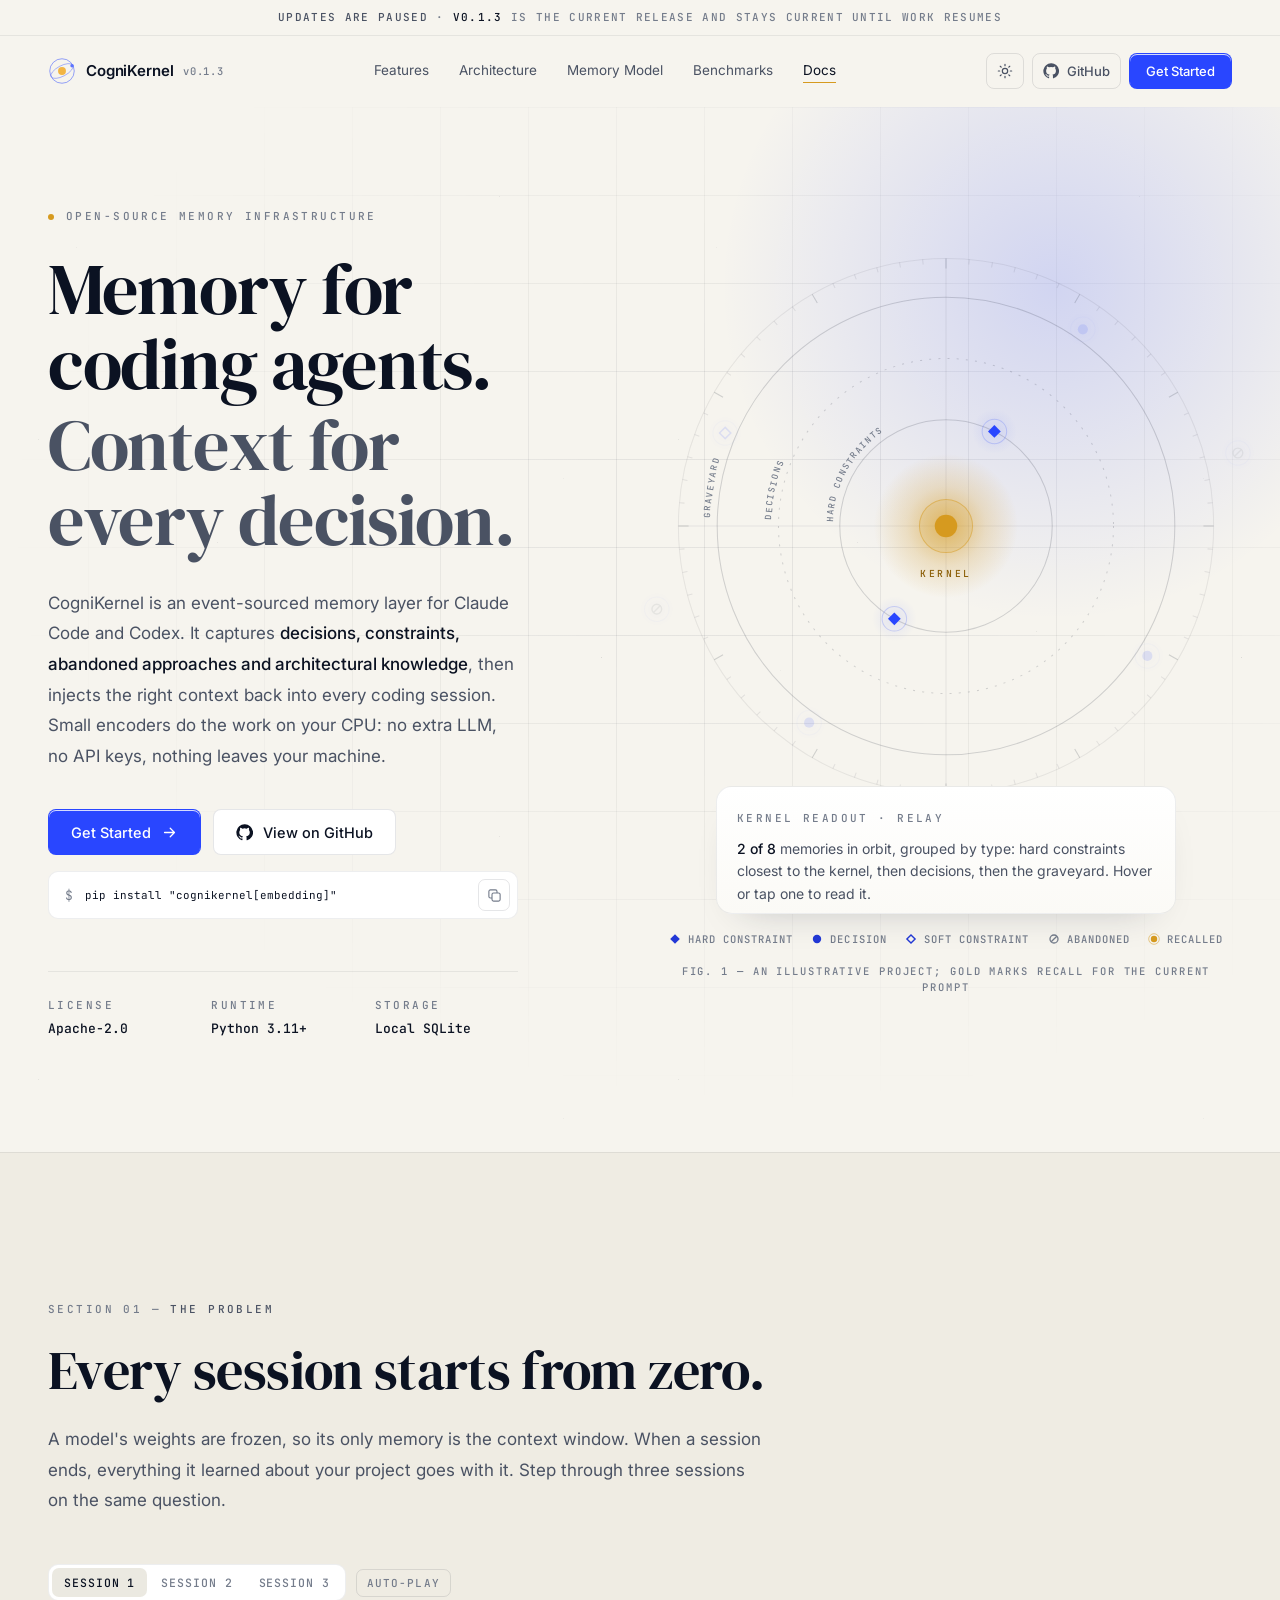
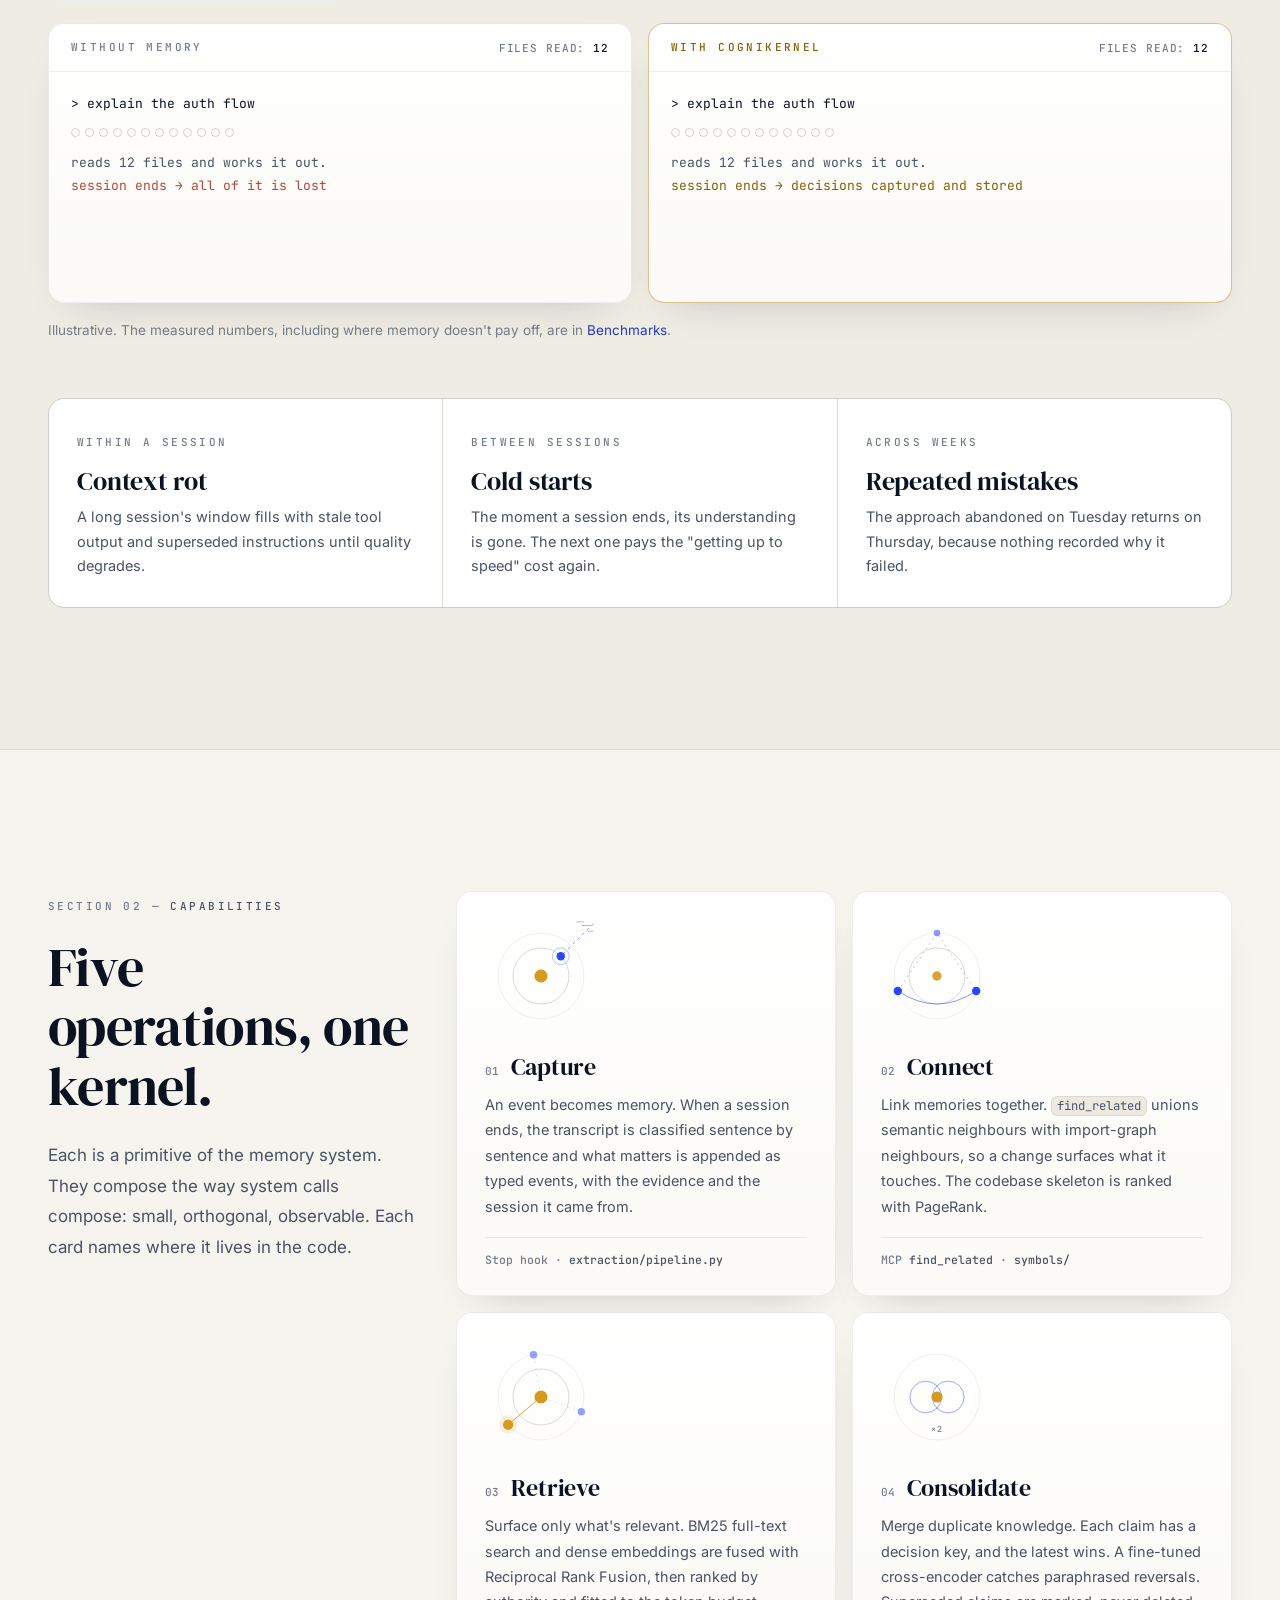
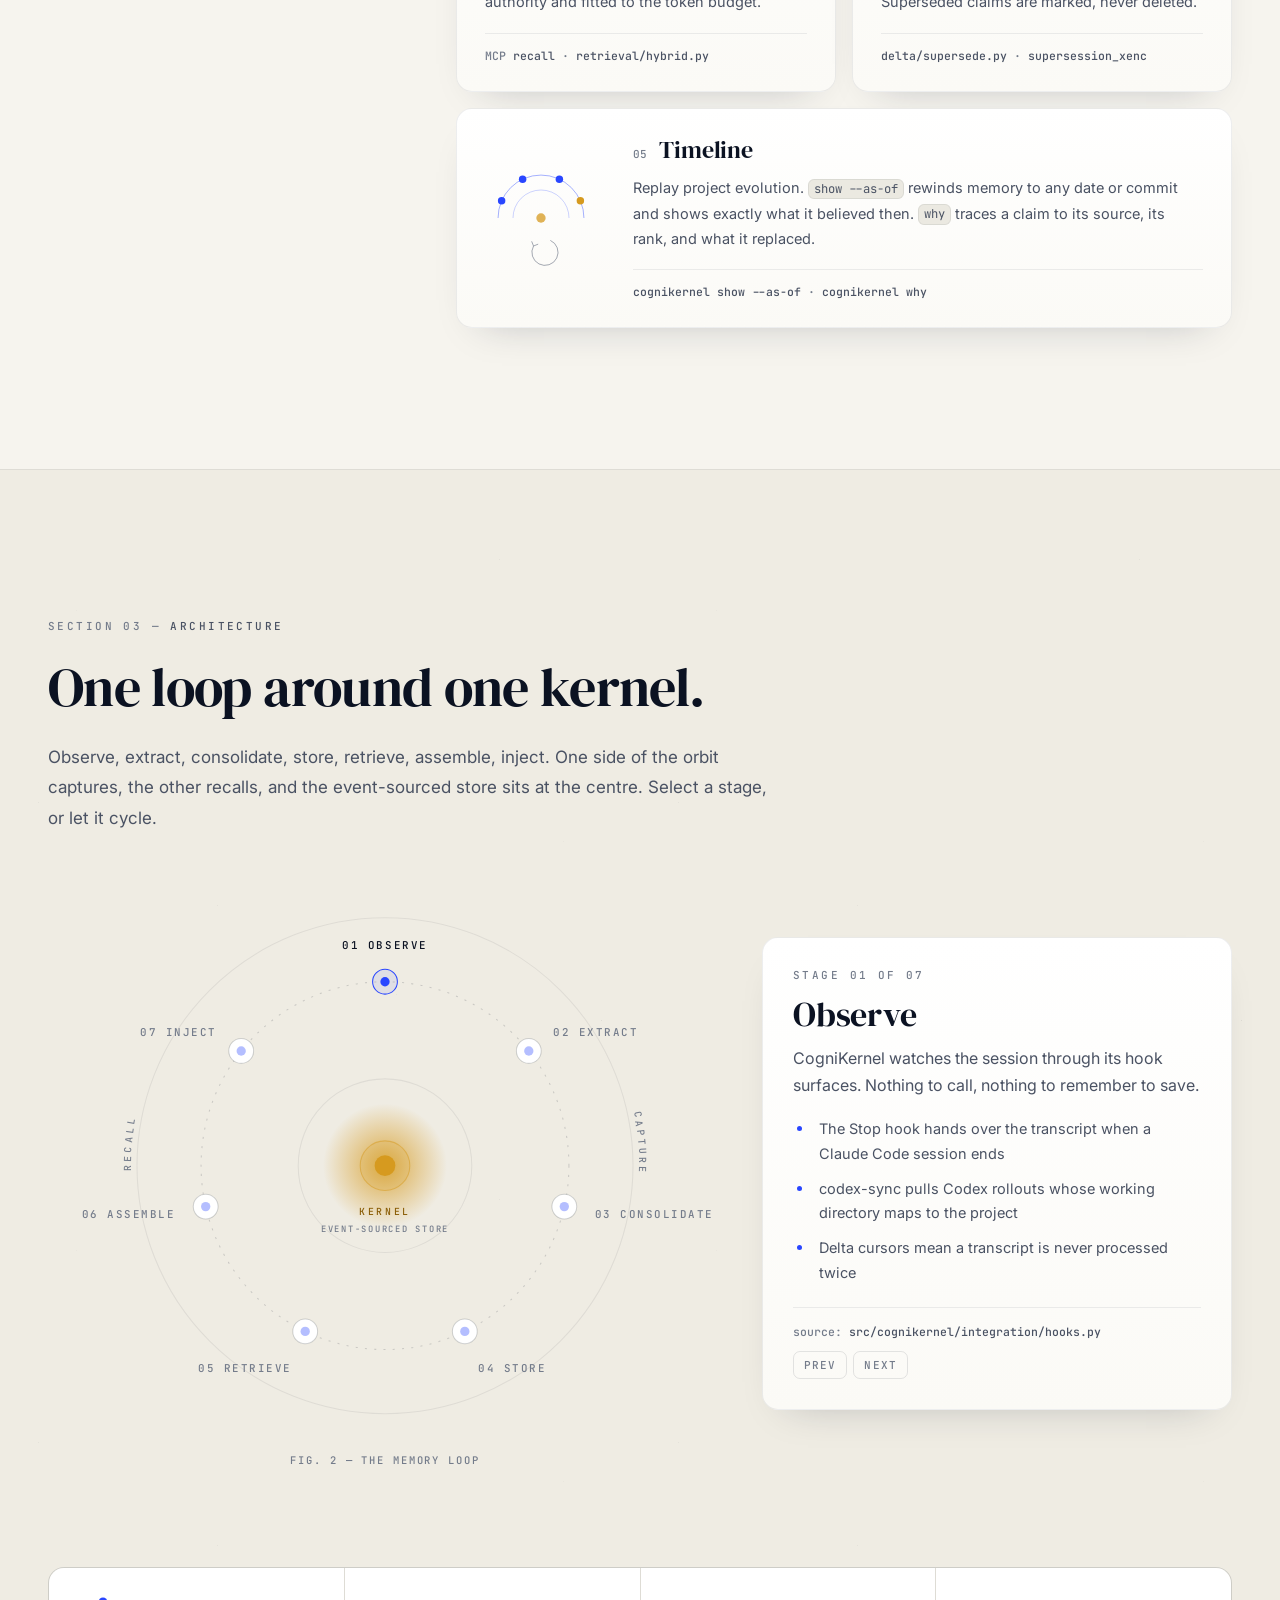
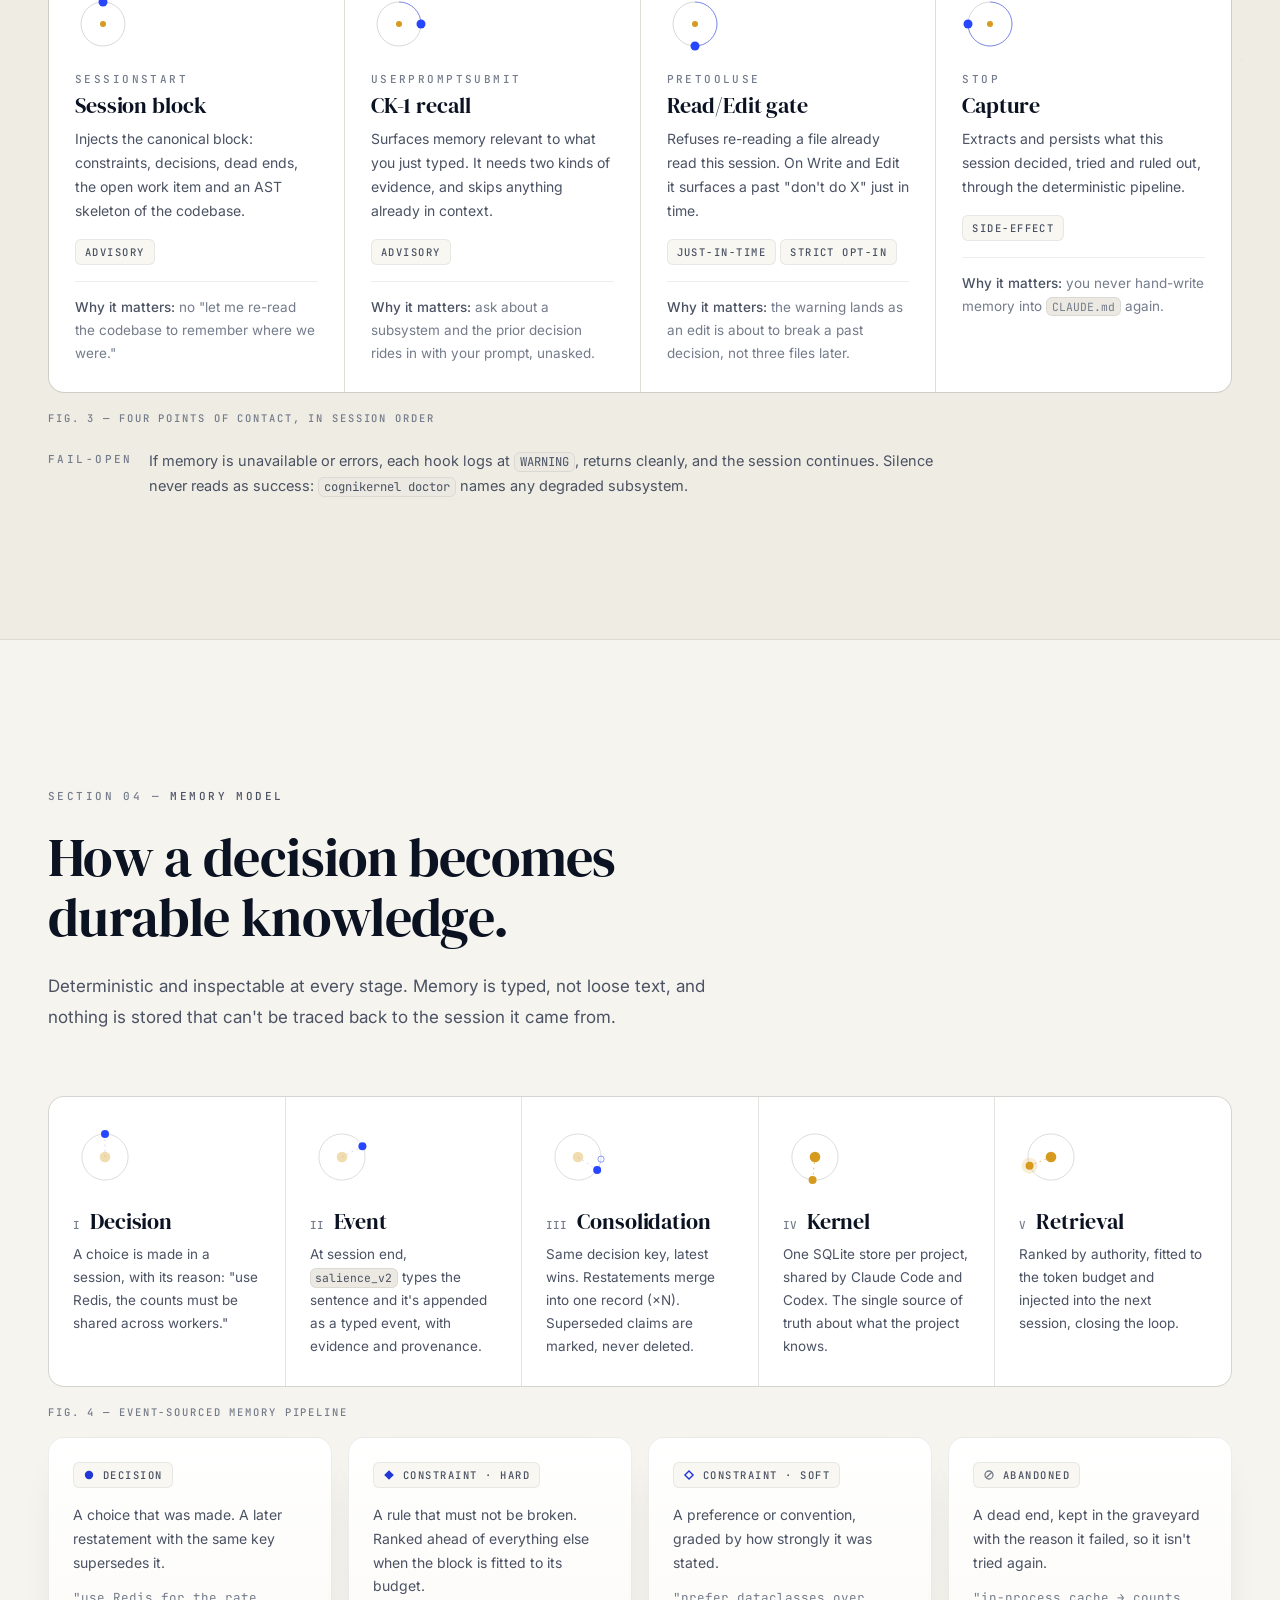
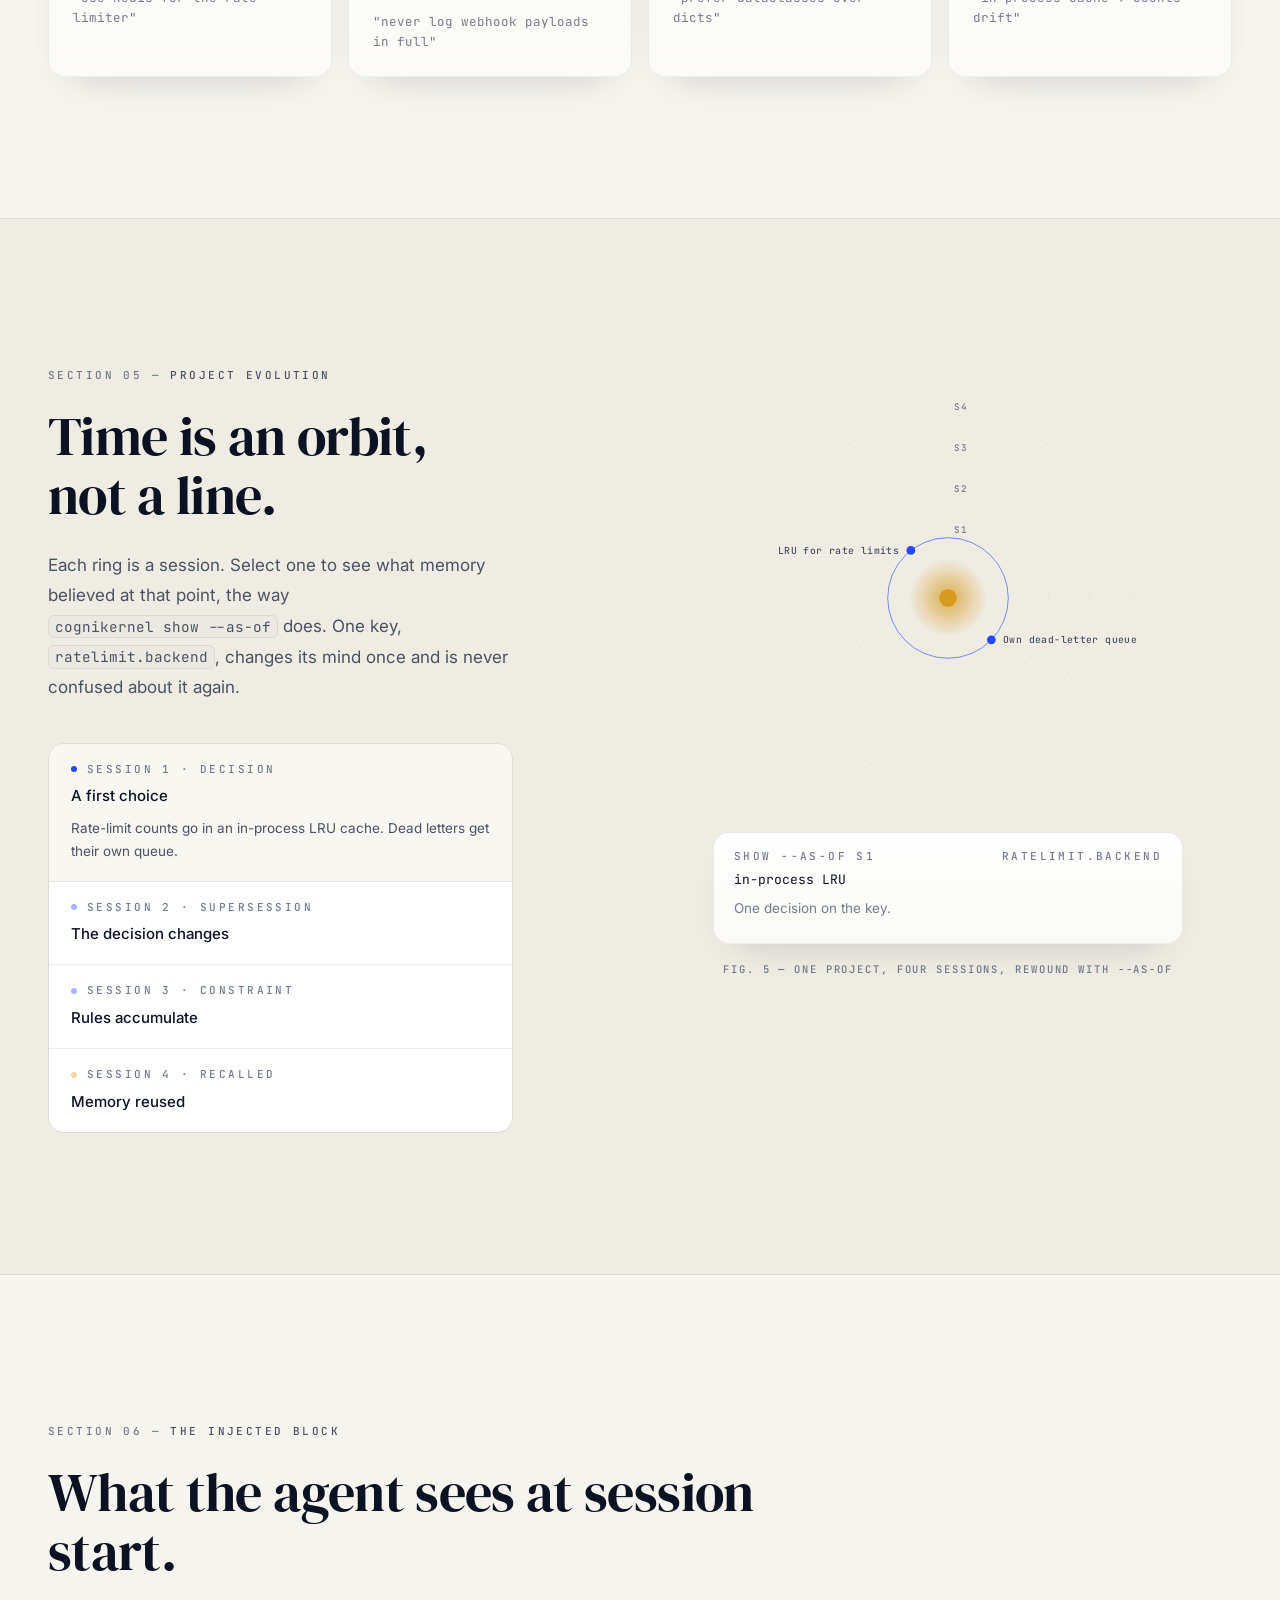
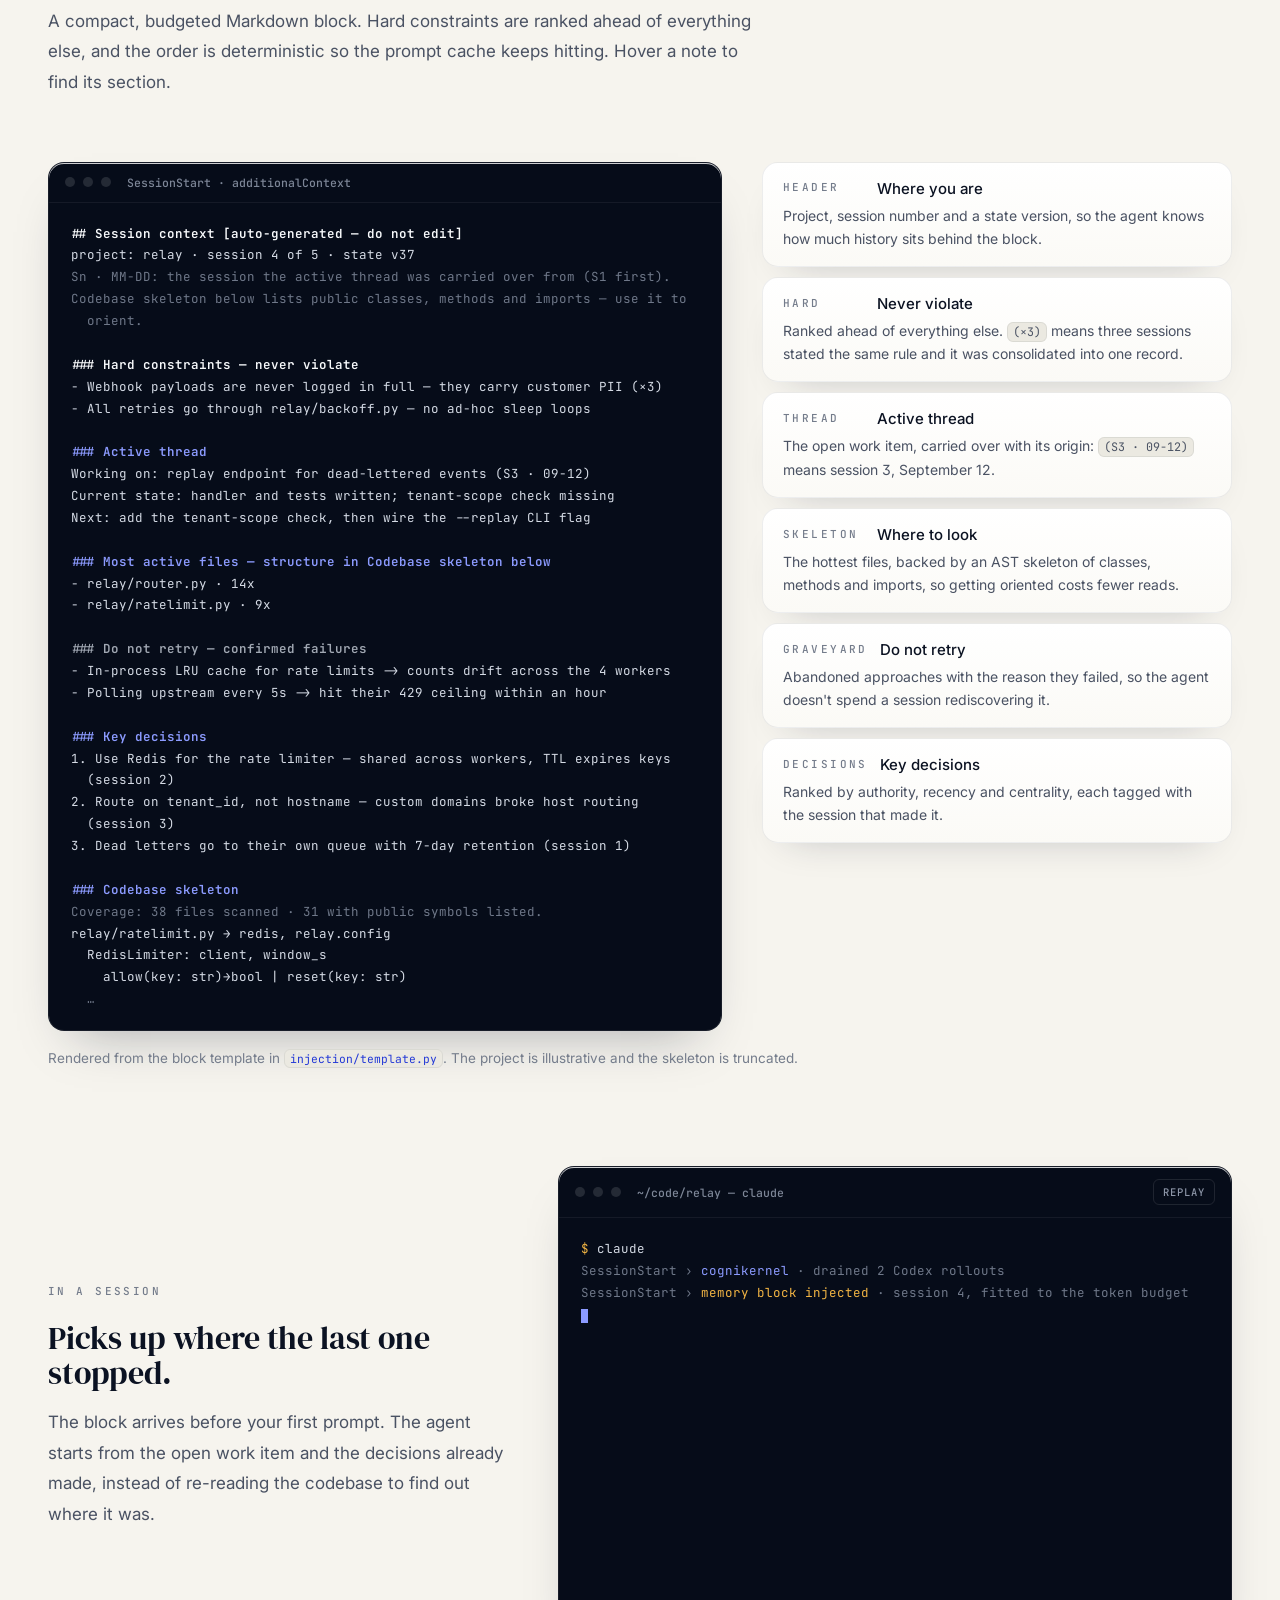
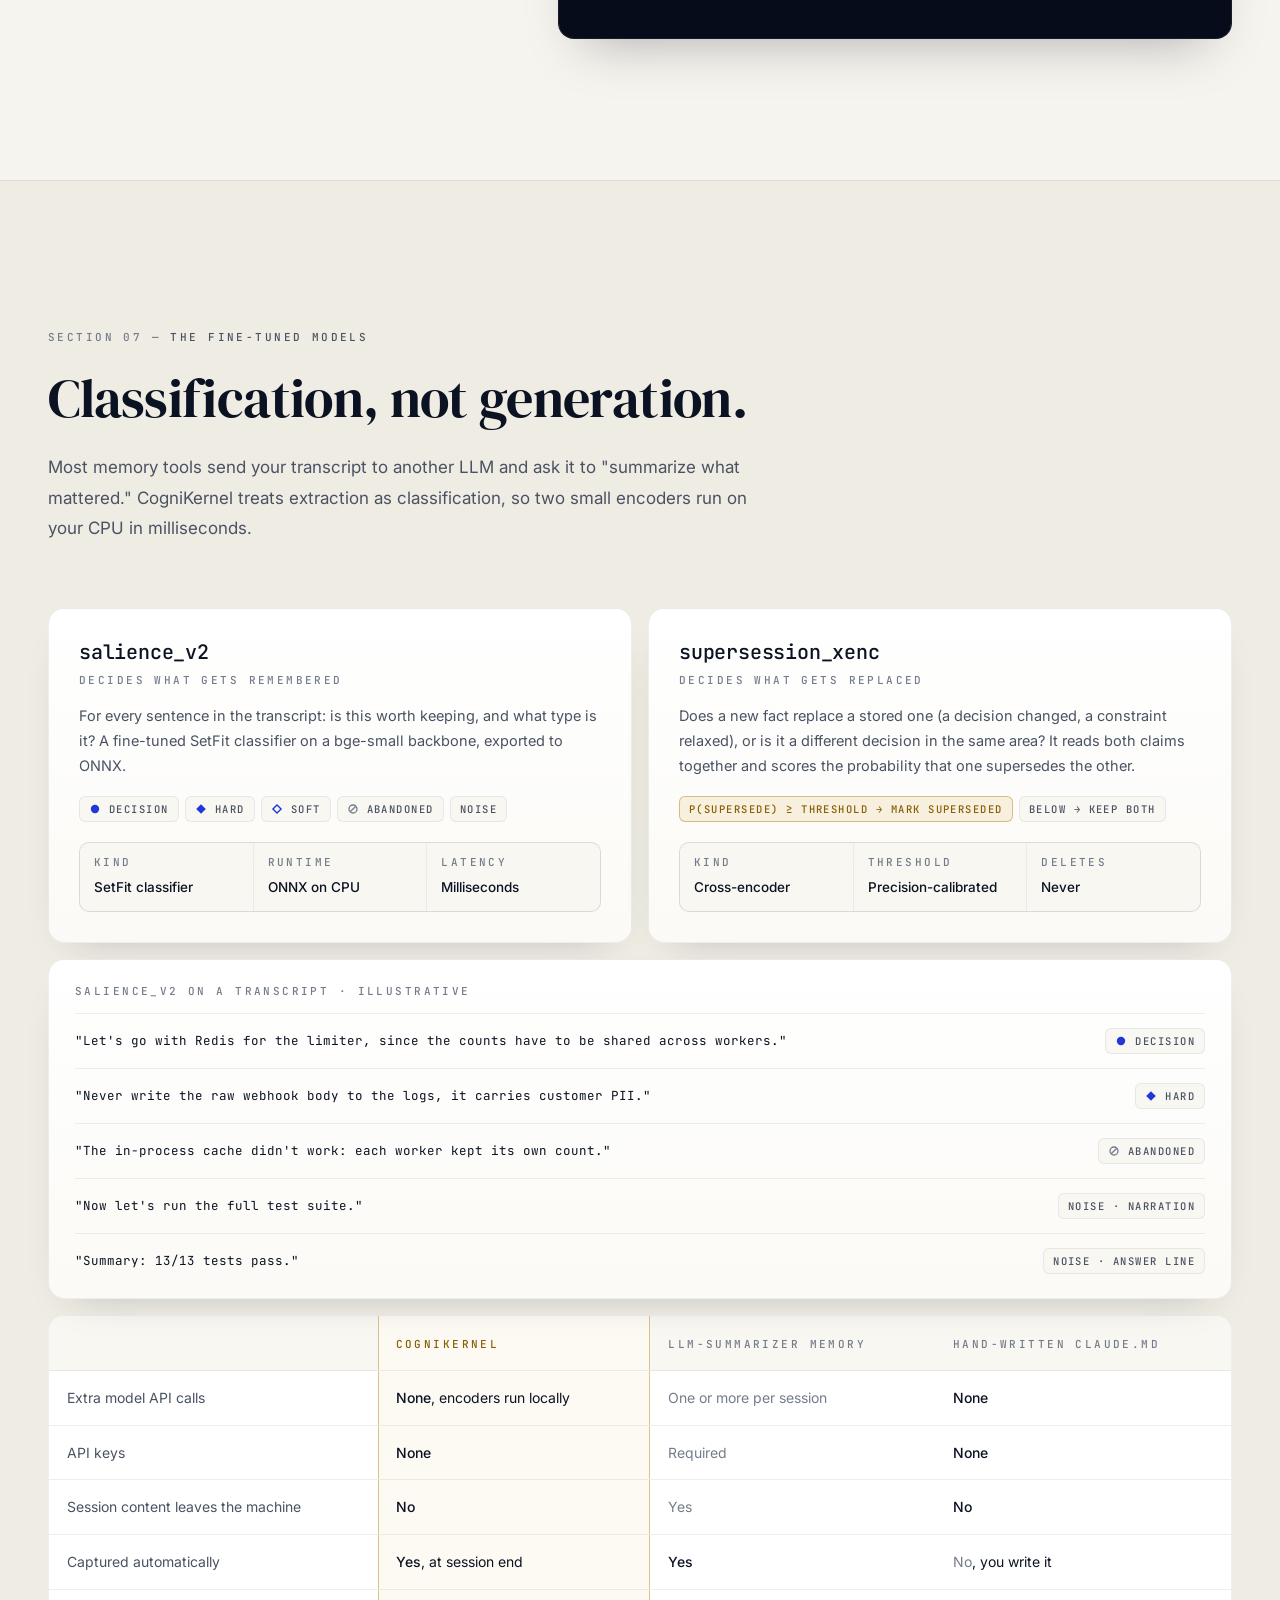
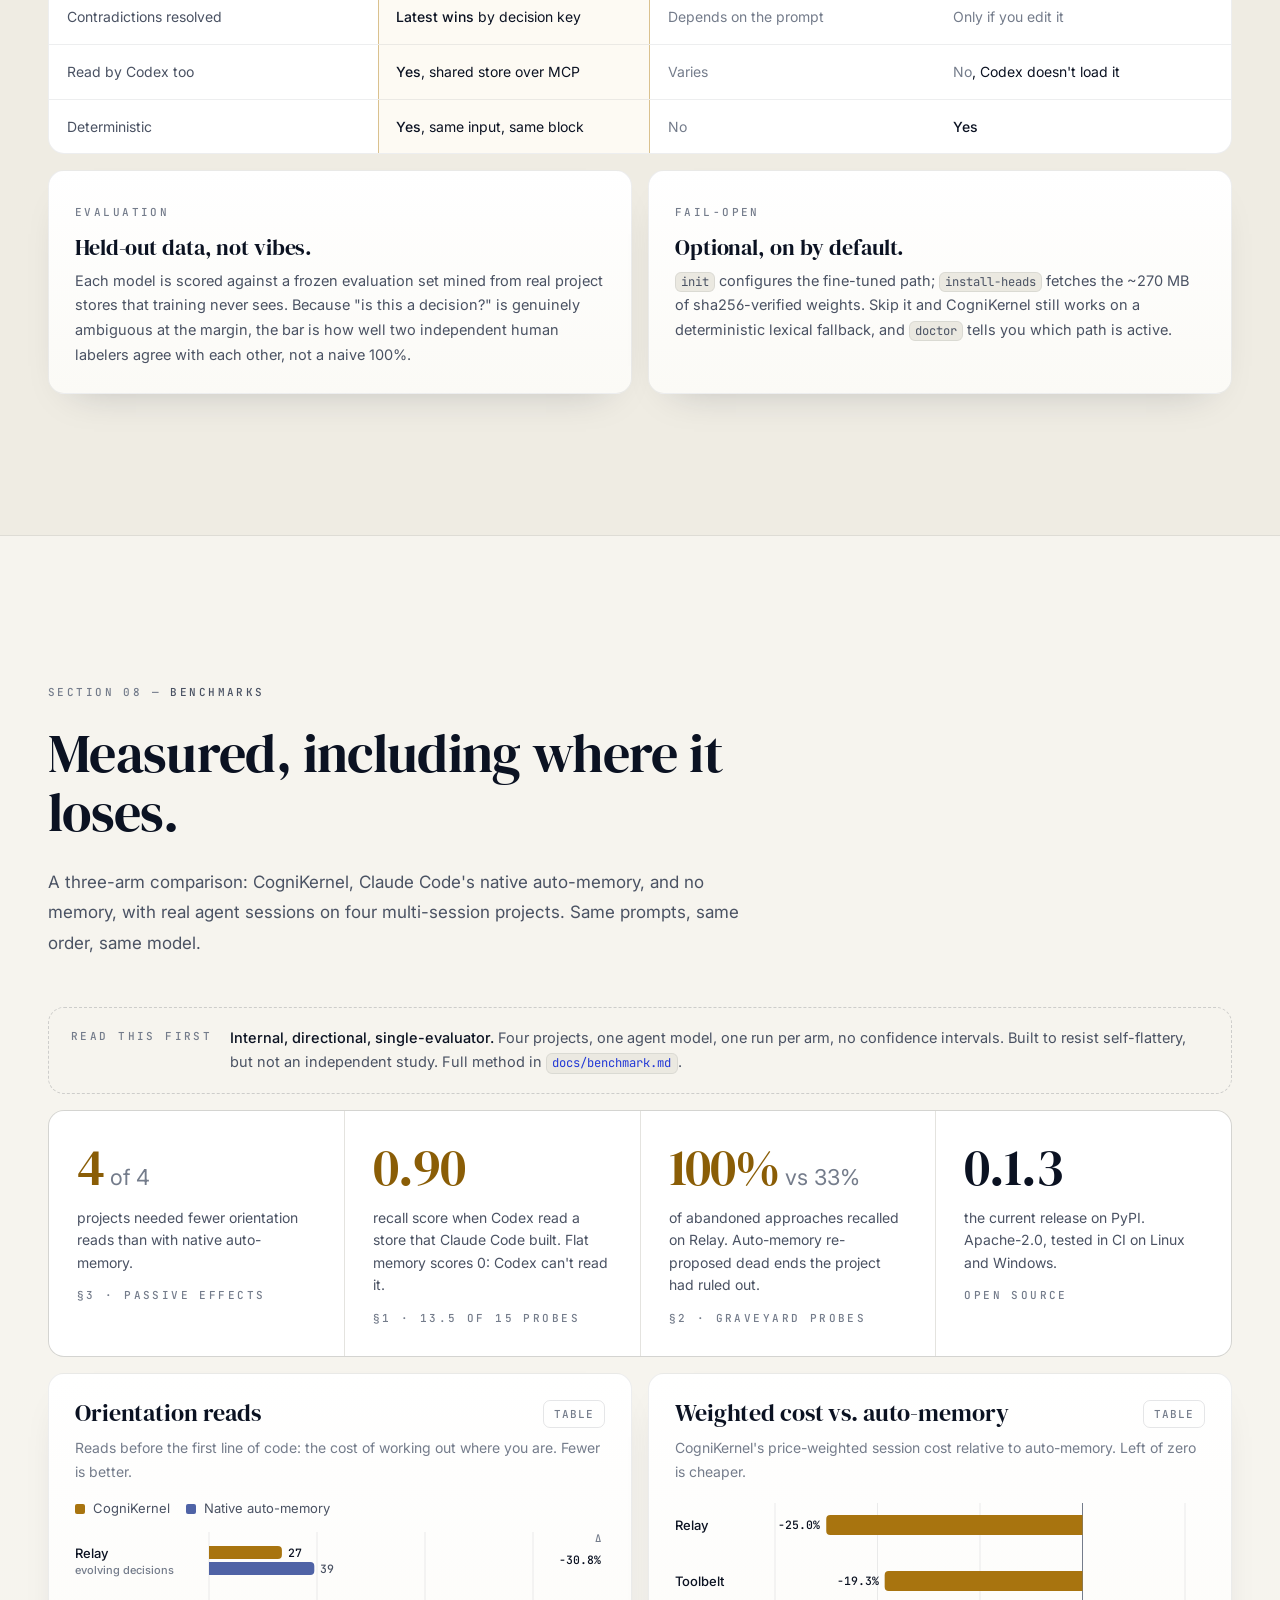
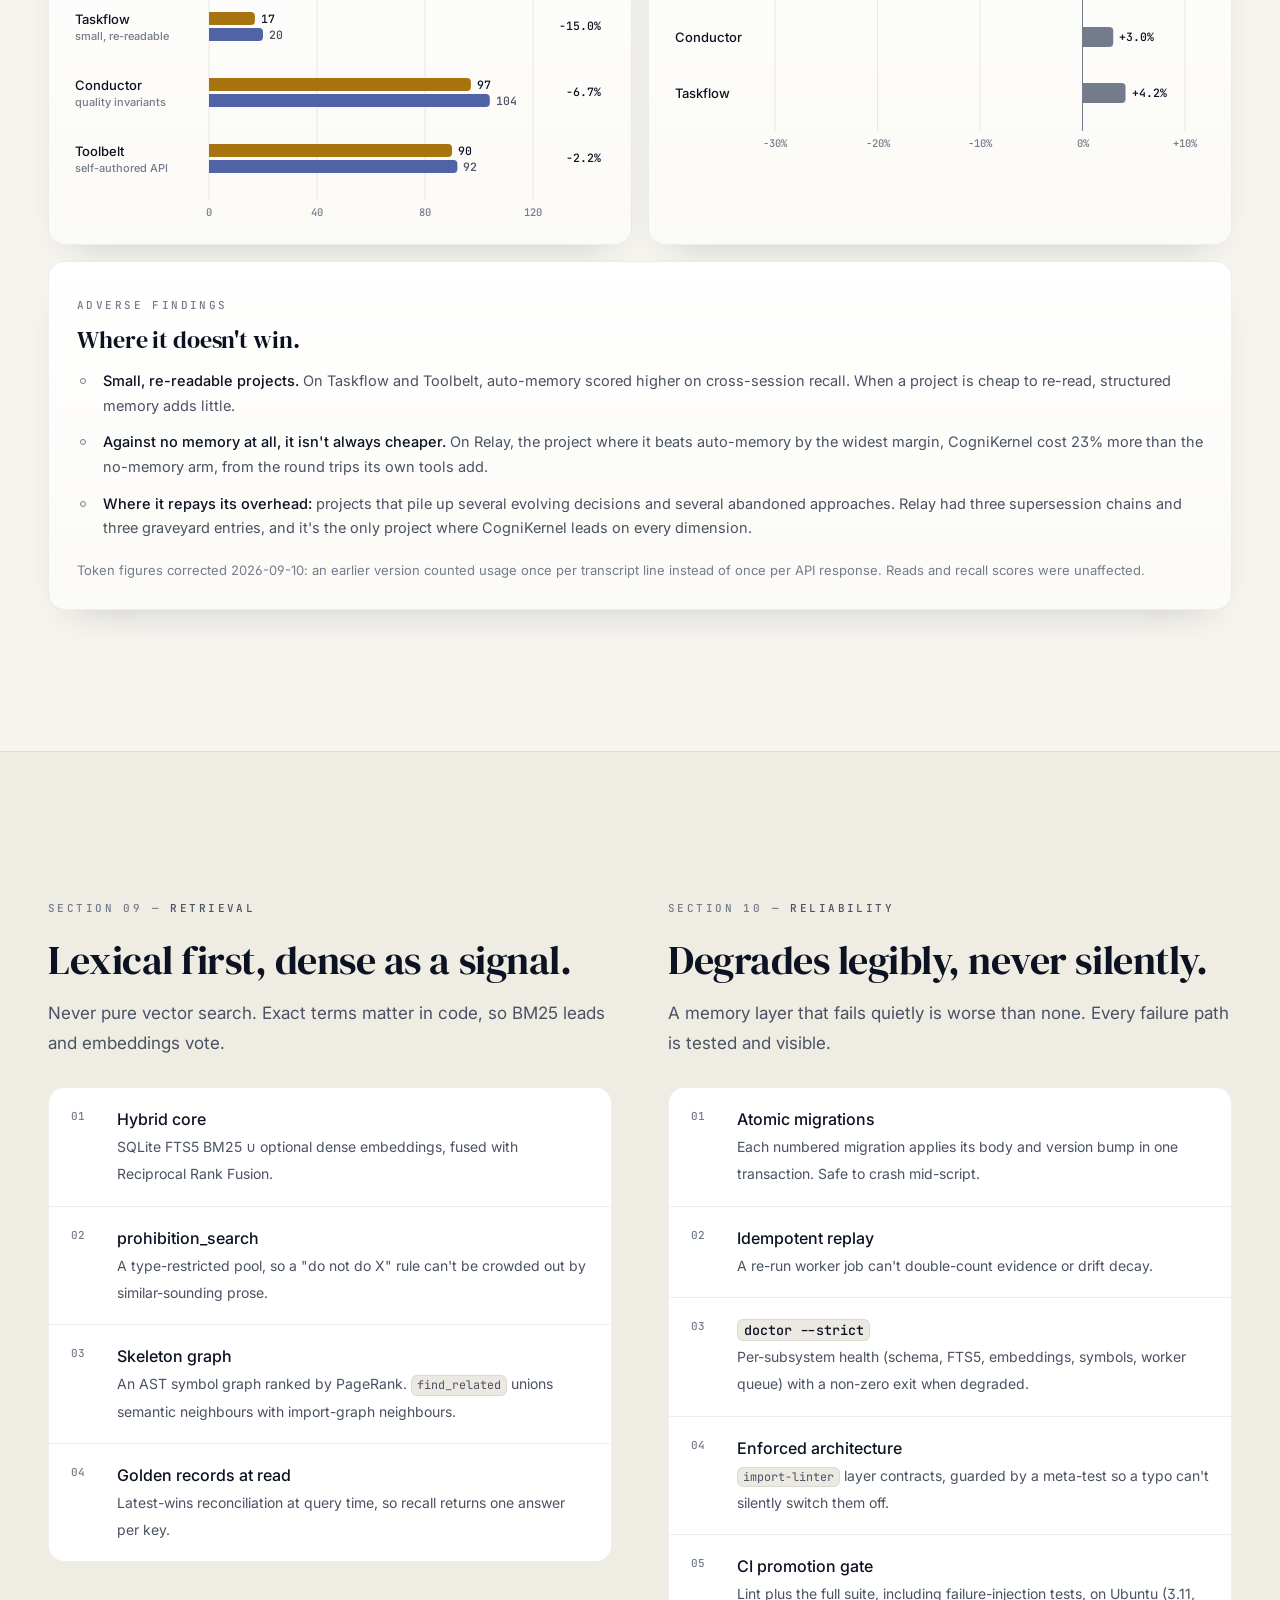
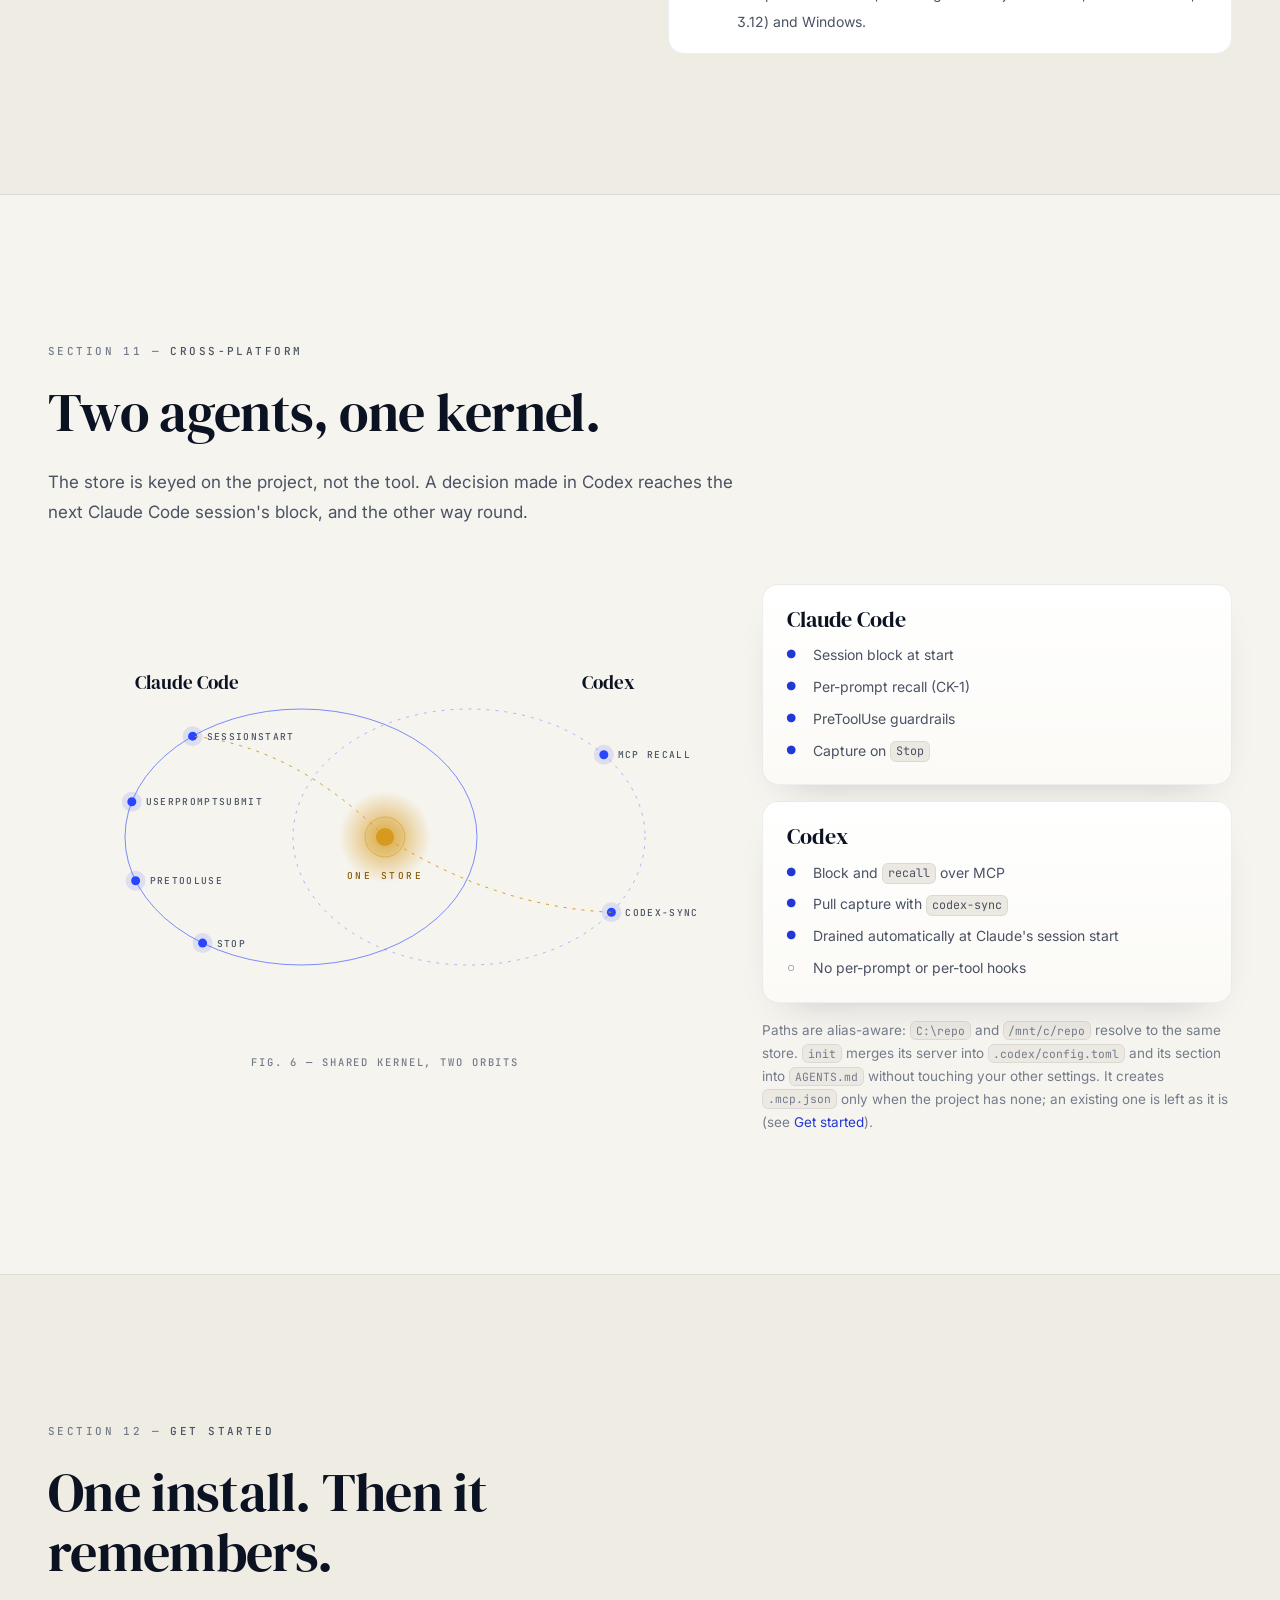
<file: site/index.html>
<!doctype html>
<html lang="en">
<head>
  <meta charset="utf-8">
  <meta name="viewport" content="width=device-width, initial-scale=1">
  <title>CogniKernel — memory infrastructure for coding agents</title>
  <meta name="description" content="CogniKernel is an event-sourced memory layer for Claude Code and Codex. It captures decisions, constraints and abandoned approaches with small local encoders, and injects the right context into the next session. No extra LLM, no API keys, nothing leaves your machine.">
  <meta name="theme-color" content="#081020" media="(prefers-color-scheme: dark)">
  <meta name="theme-color" content="#f6f4ee" media="(prefers-color-scheme: light)">
  <link rel="canonical" href="https://kanishknoir.github.io/cognikernel/">
  <link rel="icon" href="assets/favicon.svg" type="image/svg+xml">

  <meta property="og:type" content="website">
  <meta property="og:title" content="CogniKernel — memory for coding agents">
  <meta property="og:description" content="An event-sourced memory layer for Claude Code and Codex. Local, deterministic, no extra LLM.">
  <meta property="og:url" content="https://kanishknoir.github.io/cognikernel/">
  <meta property="og:image" content="https://kanishknoir.github.io/cognikernel/assets/og.png">
  <meta property="og:image:width" content="1200">
  <meta property="og:image:height" content="630">
  <meta name="twitter:card" content="summary_large_image">
  <meta name="twitter:title" content="CogniKernel — memory for coding agents">
  <meta name="twitter:description" content="An event-sourced memory layer for Claude Code and Codex. Local, deterministic, no extra LLM.">
  <meta name="twitter:image" content="https://kanishknoir.github.io/cognikernel/assets/og.png">

  <script>
    // Apply a saved theme before first paint so there is no flash.
    try { var t = localStorage.getItem("ck-theme"); if (t === "light" || t === "dark") document.documentElement.dataset.theme = t; } catch (e) {}
  </script>
  <link rel="preconnect" href="https://fonts.googleapis.com">
  <link rel="preconnect" href="https://fonts.gstatic.com" crossorigin>
  <link href="https://fonts.googleapis.com/css2?family=DM+Serif+Display&family=Inter:wght@400;500;600&family=JetBrains+Mono:wght@400;500;600&display=swap" rel="stylesheet">
  <link rel="stylesheet" href="assets/style.css">

  <script type="application/ld+json">
  {
    "@context": "https://schema.org",
    "@type": "SoftwareApplication",
    "name": "CogniKernel",
    "applicationCategory": "DeveloperApplication",
    "operatingSystem": "Linux, macOS, Windows",
    "softwareVersion": "0.1.3",
    "description": "Persistent, structured project memory for Claude Code and Codex.",
    "url": "https://kanishknoir.github.io/cognikernel/",
    "downloadUrl": "https://pypi.org/project/cognikernel/",
    "license": "https://www.apache.org/licenses/LICENSE-2.0",
    "author": { "@type": "Person", "name": "Kanishk Singh" },
    "offers": { "@type": "Offer", "price": "0", "priceCurrency": "USD" }
  }
  </script>
</head>
<body>
<a class="skip" href="#main">Skip to content</a>

<!-- Symbols. The type glyphs are the site's star-map key: shape encodes the
     memory type, gold encodes "recalled into the current session". -->
<svg width="0" height="0" style="position:absolute" aria-hidden="true">
  <defs>
    <symbol id="g-dec" viewBox="0 0 12 12"><circle cx="6" cy="6" r="4.2" fill="currentColor"/></symbol>
    <symbol id="g-hard" viewBox="0 0 12 12"><path d="M6 1.2 10.8 6 6 10.8 1.2 6z" fill="currentColor"/></symbol>
    <symbol id="g-soft" viewBox="0 0 12 12"><path d="M6 1.9 10.1 6 6 10.1 1.9 6z" fill="none" stroke="currentColor" stroke-width="1.4"/></symbol>
    <symbol id="g-dead" viewBox="0 0 12 12"><circle cx="6" cy="6" r="4" fill="none" stroke="currentColor" stroke-width="1.3"/><path d="M3.2 8.8 8.8 3.2" stroke="currentColor" stroke-width="1.3"/></symbol>
    <symbol id="g-gold" viewBox="0 0 12 12"><circle cx="6" cy="6" r="5.3" fill="none" stroke="currentColor" stroke-opacity=".5"/><circle cx="6" cy="6" r="3.2" fill="currentColor"/></symbol>
    <symbol id="i-kernel" viewBox="0 0 32 32"><circle cx="16" cy="16" r="14" fill="none" stroke="#2946ff" stroke-opacity=".55"/><ellipse cx="16" cy="16" rx="14" ry="6" fill="none" stroke="#2946ff" stroke-opacity=".4" transform="rotate(-28 16 16)"/><circle cx="16" cy="16" r="4.5" fill="#f2b544"/><circle cx="27.5" cy="10" r="2" fill="#5c73ff"/></symbol>
    <symbol id="i-github" viewBox="0 0 24 24"><path fill="currentColor" d="M12 .5a11.5 11.5 0 0 0-3.64 22.41c.58.1.79-.25.79-.56v-2c-3.2.7-3.88-1.37-3.88-1.37-.53-1.33-1.28-1.69-1.28-1.69-1.05-.71.08-.7.08-.7 1.16.08 1.77 1.19 1.77 1.19 1.03 1.77 2.7 1.26 3.36.96.1-.75.4-1.26.73-1.55-2.55-.29-5.24-1.28-5.24-5.68 0-1.26.45-2.28 1.19-3.09-.12-.29-.52-1.46.11-3.05 0 0 .97-.31 3.17 1.18a11 11 0 0 1 5.78 0c2.2-1.49 3.17-1.18 3.17-1.18.63 1.59.23 2.76.11 3.05.74.81 1.19 1.83 1.19 3.09 0 4.41-2.69 5.38-5.26 5.67.41.36.78 1.06.78 2.14v3.17c0 .31.21.67.8.56A11.5 11.5 0 0 0 12 .5Z"/></symbol>
    <symbol id="i-star" viewBox="0 0 24 24"><path fill="none" stroke="currentColor" stroke-width="1.8" stroke-linejoin="round" d="m12 2.8 2.8 5.9 6.4.8-4.7 4.4 1.2 6.4L12 17.2l-5.7 3.1 1.2-6.4-4.7-4.4 6.4-.8z"/></symbol>
    <symbol id="i-sun" viewBox="0 0 24 24"><g fill="none" stroke="currentColor" stroke-width="1.8" stroke-linecap="round"><circle cx="12" cy="12" r="4"/><path d="M12 2v2M12 20v2M4.9 4.9l1.4 1.4M17.7 17.7l1.4 1.4M2 12h2M20 12h2M4.9 19.1l1.4-1.4M17.7 6.3l1.4-1.4"/></g></symbol>
    <symbol id="i-moon" viewBox="0 0 24 24"><path fill="none" stroke="currentColor" stroke-width="1.8" stroke-linejoin="round" d="M20.5 14.5A8.5 8.5 0 1 1 9.5 3.5a7 7 0 0 0 11 11Z"/></symbol>
    <symbol id="i-menu" viewBox="0 0 24 24"><path fill="none" stroke="currentColor" stroke-width="1.8" stroke-linecap="round" d="M4 7h16M4 12h16M4 17h16"/></symbol>
    <symbol id="i-copy" viewBox="0 0 24 24"><g fill="none" stroke="currentColor" stroke-width="1.8" stroke-linejoin="round"><rect x="8" y="8" width="13" height="13" rx="2.5"/><path d="M16 8V5.5A2.5 2.5 0 0 0 13.5 3h-8A2.5 2.5 0 0 0 3 5.5v8A2.5 2.5 0 0 0 5.5 16H8"/></g></symbol>
    <symbol id="i-check" viewBox="0 0 24 24"><path fill="none" stroke="currentColor" stroke-width="2.2" stroke-linecap="round" stroke-linejoin="round" d="m5 12.5 4.5 4.5L19 7.5"/></symbol>
    <symbol id="i-arrow" viewBox="0 0 24 24"><path fill="none" stroke="currentColor" stroke-width="1.8" stroke-linecap="round" stroke-linejoin="round" d="M5 12h14M13 6l6 6-6 6"/></symbol>
    <symbol id="i-search" viewBox="0 0 24 24"><g fill="none" stroke="currentColor" stroke-width="1.8" stroke-linecap="round"><circle cx="11" cy="11" r="7"/><path d="m20 20-4-4"/></g></symbol>
  </defs>
</svg>

<div class="notice" role="note">
  <b>Updates are paused</b> · <a href="https://pypi.org/project/cognikernel/0.1.3/">v0.1.3</a> is the current release and stays current until work resumes
</div>

<header class="nav" id="nav">
  <div class="shell nav-in">
    <a class="brand" href="#top" aria-label="CogniKernel home">
      <svg aria-hidden="true"><use href="#i-kernel"/></svg>CogniKernel <span class="ver" id="ver">v0.1.3</span>
    </a>
    <nav class="nav-links" id="nav-links" aria-label="Sections">
      <a href="#features">Features</a>
      <a href="#architecture">Architecture</a>
      <a href="#memory-model">Memory Model</a>
      <a href="#benchmarks">Benchmarks</a>
      <a href="#docs">Docs</a>
    </nav>
    <div class="nav-r">
      <button class="icon-btn theme-toggle" id="theme-toggle" type="button" aria-label="Toggle color theme">
        <svg class="moon"><use href="#i-moon"/></svg><svg class="sun"><use href="#i-sun"/></svg>
      </button>
      <a class="icon-btn" href="https://github.com/KanishkNoir/cognikernel" aria-label="CogniKernel on GitHub">
        <svg><use href="#i-github"/></svg><span class="gh-label">GitHub</span><span class="count" id="stars"></span>
      </a>
      <a class="btn btn-primary nav-cta" href="#get-started">Get Started</a>
      <button class="icon-btn menu-btn" id="menu-btn" type="button" aria-label="Open menu" aria-expanded="false" aria-controls="nav-links">
        <svg><use href="#i-menu"/></svg>
      </button>
    </div>
  </div>
</header>

<main id="main">

<!-- ═══════════════════════════════ HERO ═══════════════════════════════ -->
<div class="hero" id="top">
  <div class="starfield"></div>
  <div class="blueprint"></div>
  <div class="halo"></div>
  <div class="shell hero-grid">
    <div class="hero-copy reveal">
      <div class="kick"><span class="dot"></span><span class="eyebrow">Open-source memory infrastructure</span></div>
      <h1>Memory for coding agents.<span class="dim">Context for every decision.</span></h1>
      <p class="lede">CogniKernel is an event-sourced memory layer for Claude Code and Codex. It captures <b>decisions, constraints, abandoned approaches and architectural knowledge</b>, then injects the right context back into every coding session. Small encoders do the work on your CPU: no extra LLM, no API keys, nothing leaves your machine.</p>
      <div class="hero-cta">
        <a class="btn btn-primary" href="#get-started">Get Started <svg><use href="#i-arrow"/></svg></a>
        <a class="btn btn-ghost" href="https://github.com/KanishkNoir/cognikernel"><svg><use href="#i-github"/></svg>View on GitHub</a>
      </div>
      <div class="install">
        <span class="pr">$</span><code>pip install "cognikernel[embedding]"</code>
        <button class="copy" type="button" data-copy="pip install &quot;cognikernel[embedding]&quot;" aria-label="Copy install command"><svg class="cp"><use href="#i-copy"/></svg><svg class="ok"><use href="#i-check"/></svg></button>
      </div>
      <dl class="specs">
        <div><dt class="eyebrow">License</dt><dd>Apache-2.0</dd></div>
        <div><dt class="eyebrow">Runtime</dt><dd>Python 3.11+</dd></div>
        <div><dt class="eyebrow">Storage</dt><dd>Local SQLite</dd></div>
      </dl>
    </div>

    <div class="hero-viz reveal">
      <div class="orbital">
        <svg id="orbit-svg" viewBox="0 0 560 560" role="group" aria-label="Orbital map of an illustrative project's memory. The kernel sits at the centre; hard constraints orbit closest, decisions in the middle, abandoned approaches on the outer ring. Gold marks memories recalled for the current prompt."></svg>
        <div class="panel readout" id="readout"></div>
      </div>
      <div class="key" aria-label="Key">
        <span><svg class="glyph"><use href="#g-hard"/></svg>Hard constraint</span>
        <span><svg class="glyph"><use href="#g-dec"/></svg>Decision</span>
        <span><svg class="glyph"><use href="#g-soft"/></svg>Soft constraint</span>
        <span><svg class="glyph g-dead"><use href="#g-dead"/></svg>Abandoned</span>
        <span><svg class="glyph g-gold"><use href="#g-gold"/></svg>Recalled</span>
      </div>
      <p class="fig" style="text-align:center">Fig. 1 — An illustrative project; gold marks recall for the current prompt</p>
    </div>
  </div>
</div>

<!-- ═══════════════════════════════ PROBLEM ═══════════════════════════════ -->
<section id="problem" class="alt">
  <div class="shell">
    <div class="sec-head reveal">
      <span class="eyebrow">Section 01 — <b>The problem</b></span>
      <h2>Every session starts from zero.</h2>
      <p class="lede">A model's weights are frozen, so its only memory is the context window. When a session ends, everything it learned about your project goes with it. Step through three sessions on the same question.</p>
    </div>

    <div class="stepper reveal">
      <div class="seg" role="group" aria-label="Session">
        <button type="button" aria-pressed="true" data-s="1">Session 1</button>
        <button type="button" aria-pressed="false" data-s="2">Session 2</button>
        <button type="button" aria-pressed="false" data-s="3">Session 3</button>
      </div>
      <button class="linkbtn" id="amnesia-play" type="button">Auto-play</button>
    </div>

    <div class="vs reveal">
      <div class="panel">
        <div class="vs-h"><span class="eyebrow">Without memory</span><span class="meter">files read: <b id="m-bad">12</b></span></div>
        <div class="vs-b" id="vs-bad"></div>
      </div>
      <div class="panel good">
        <div class="vs-h"><span class="eyebrow gold">With CogniKernel</span><span class="meter">files read: <b id="m-good">12</b></span></div>
        <div class="vs-b" id="vs-good"></div>
      </div>
    </div>
    <p class="vs-note">Illustrative. The measured numbers, including where memory doesn't pay off, are in <a href="#benchmarks">Benchmarks</a>.</p>

    <div class="costs reveal">
      <div><span class="eyebrow">Within a session</span><h3 style="margin-top:12px">Context rot</h3><p>A long session's window fills with stale tool output and superseded instructions until quality degrades.</p></div>
      <div><span class="eyebrow">Between sessions</span><h3 style="margin-top:12px">Cold starts</h3><p>The moment a session ends, its understanding is gone. The next one pays the "getting up to speed" cost again.</p></div>
      <div><span class="eyebrow">Across weeks</span><h3 style="margin-top:12px">Repeated mistakes</h3><p>The approach abandoned on Tuesday returns on Thursday, because nothing recorded why it failed.</p></div>
    </div>
  </div>
</section>

<!-- ═══════════════════════════════ FEATURES ═══════════════════════════════ -->
<section id="features">
  <div class="shell feat-grid">
    <div class="side sec-head reveal">
      <span class="eyebrow">Section 02 — <b>Capabilities</b></span>
      <h2>Five operations, one kernel.</h2>
      <p class="lede">Each is a primitive of the memory system. They compose the way system calls compose: small, orthogonal, observable. Each card names where it lives in the code.</p>
    </div>

    <div class="ops">
      <article class="panel lift op reveal">
        <svg class="dia" viewBox="0 0 120 120" aria-hidden="true">
          <g class="spin"><circle cx="60" cy="60" r="46" fill="none" stroke="var(--orbit-2)"/><circle cx="60" cy="60" r="30" fill="none" stroke="var(--orbit)"/></g>
          <path d="M116 4 L81 39" stroke="var(--blue)" stroke-opacity=".55" stroke-dasharray="3 4"/>
          <path d="M104 6h10M110 12h6M98 2h8" stroke="var(--ink-3)" stroke-opacity=".6"/>
          <circle cx="81.2" cy="38.8" r="4.5" fill="var(--blue)"/><circle cx="81.2" cy="38.8" r="9" fill="none" stroke="var(--blue)" stroke-opacity=".35"/>
          <circle cx="60" cy="60" r="7" fill="var(--gold)"/>
        </svg>
        <div class="t"><span class="n">01</span><h3>Capture</h3></div>
        <p>An event becomes memory. When a session ends, the transcript is classified sentence by sentence and what matters is appended as typed events, with the evidence and the session it came from.</p>
        <div class="src">Stop hook · <code>extraction/pipeline.py</code></div>
      </article>

      <article class="panel lift op reveal">
        <svg class="dia" viewBox="0 0 120 120" aria-hidden="true">
          <g class="spin"><circle cx="60" cy="60" r="46" fill="none" stroke="var(--orbit-2)"/><circle cx="60" cy="60" r="30" fill="none" stroke="var(--orbit)"/></g>
          <path d="M18 76 Q60 104 102 76" fill="none" stroke="var(--blue)" stroke-opacity=".6"/>
          <path d="M18 76 L60 14 L102 76" fill="none" stroke="var(--ink-3)" stroke-opacity=".5" stroke-dasharray="2 4"/>
          <circle cx="18" cy="76" r="4.5" fill="var(--blue)"/><circle cx="102" cy="76" r="4.5" fill="var(--blue)"/><circle cx="60" cy="14" r="3.5" fill="var(--blue)" fill-opacity=".55"/>
          <circle cx="60" cy="60" r="5" fill="var(--gold)" fill-opacity=".9"/>
        </svg>
        <div class="t"><span class="n">02</span><h3>Connect</h3></div>
        <p>Link memories together. <code>find_related</code> unions semantic neighbours with import-graph neighbours, so a change surfaces what it touches. The codebase skeleton is ranked with PageRank.</p>
        <div class="src">MCP <code>find_related</code> · <code>symbols/</code></div>
      </article>

      <article class="panel lift op reveal">
        <svg class="dia" viewBox="0 0 120 120" aria-hidden="true">
          <g class="spin"><circle cx="60" cy="60" r="46" fill="none" stroke="var(--orbit-2)"/><circle cx="60" cy="60" r="30" fill="none" stroke="var(--orbit)"/></g>
          <line x1="103.2" y1="75.7" x2="60" y2="60" stroke="var(--blue)" stroke-opacity=".2" stroke-dasharray="2 5"/>
          <line x1="24.8" y1="89.6" x2="60" y2="60" stroke="var(--gold)" stroke-opacity=".9"/>
          <line x1="52" y1="14.7" x2="60" y2="60" stroke="var(--blue)" stroke-opacity=".2" stroke-dasharray="2 5"/>
          <circle cx="103.2" cy="75.7" r="4" fill="var(--blue)" fill-opacity=".5"/>
          <circle cx="52" cy="14.7" r="4" fill="var(--blue)" fill-opacity=".5"/>
          <circle cx="24.8" cy="89.6" r="10" fill="var(--gold)" fill-opacity=".14"/><circle cx="24.8" cy="89.6" r="5.5" fill="var(--gold)"/>
          <circle cx="60" cy="60" r="7" fill="var(--gold)"/>
        </svg>
        <div class="t"><span class="n">03</span><h3>Retrieve</h3></div>
        <p>Surface only what's relevant. BM25 full-text search and dense embeddings are fused with Reciprocal Rank Fusion, then ranked by authority and fitted to the token budget.</p>
        <div class="src">MCP <code>recall</code> · <code>retrieval/hybrid.py</code></div>
      </article>

      <article class="panel lift op reveal">
        <svg class="dia" viewBox="0 0 120 120" aria-hidden="true">
          <g class="spin"><circle cx="60" cy="60" r="46" fill="none" stroke="var(--orbit-2)"/></g>
          <circle cx="48" cy="60" r="17" fill="none" stroke="var(--blue)" stroke-opacity=".5"/>
          <circle cx="72" cy="60" r="17" fill="none" stroke="var(--blue)" stroke-opacity=".5"/>
          <circle cx="60" cy="60" r="6" fill="var(--gold)"/>
          <text x="60" y="98" text-anchor="middle" fill="var(--ink-3)" style="font:500 9px var(--font-mono);letter-spacing:.12em">×2</text>
        </svg>
        <div class="t"><span class="n">04</span><h3>Consolidate</h3></div>
        <p>Merge duplicate knowledge. Each claim has a decision key, and the latest wins. A fine-tuned cross-encoder catches paraphrased reversals. Superseded claims are marked, never deleted.</p>
        <div class="src"><code>delta/supersede.py</code> · <code>supersession_xenc</code></div>
      </article>

      <article class="panel lift op wide reveal">
        <svg class="dia" viewBox="0 0 120 120" aria-hidden="true">
          <g class="spin"><path d="M14 60 A46 46 0 0 1 106 60" fill="none" stroke="var(--blue)" stroke-opacity=".45"/><path d="M30 60 A30 30 0 0 1 90 60" fill="none" stroke="var(--blue)" stroke-opacity=".25"/></g>
          <circle cx="17.8" cy="41.6" r="4" fill="var(--blue)"/><circle cx="40.3" cy="18.4" r="4" fill="var(--blue)"/><circle cx="79.7" cy="18.4" r="4" fill="var(--blue)"/><circle cx="102.2" cy="41.6" r="4" fill="var(--gold)"/>
          <path d="M70 84 A14 14 0 1 1 52 90" fill="none" stroke="var(--ink-3)" stroke-opacity=".7"/><path d="M50 85 52 90 57 88" fill="none" stroke="var(--ink-3)" stroke-opacity=".7"/>
          <circle cx="60" cy="60" r="5" fill="var(--gold)" fill-opacity=".75"/>
        </svg>
        <div>
          <div class="t"><span class="n">05</span><h3>Timeline</h3></div>
          <p>Replay project evolution. <code>show --as-of</code> rewinds memory to any date or commit and shows exactly what it believed then. <code>why</code> traces a claim to its source, its rank, and what it replaced.</p>
          <div class="src"><code>cognikernel show --as-of</code> · <code>cognikernel why</code></div>
        </div>
      </article>
    </div>
  </div>
</section>

<!-- ═══════════════════════════════ ARCHITECTURE ═══════════════════════════════ -->
<section id="architecture" class="alt">
  <div class="starfield" style="opacity:.5"></div>
  <div class="shell" style="position:relative">
    <div class="sec-head reveal">
      <span class="eyebrow">Section 03 — <b>Architecture</b></span>
      <h2>One loop around one kernel.</h2>
      <p class="lede">Observe, extract, consolidate, store, retrieve, assemble, inject. One side of the orbit captures, the other recalls, and the event-sourced store sits at the centre. Select a stage, or let it cycle.</p>
    </div>

    <div class="loop">
      <div class="dia-wrap reveal">
        <svg class="loop-svg" id="loop-svg" viewBox="-40 0 600 520" role="group" aria-label="The memory loop, seven stages around the kernel"></svg>
        <p class="fig" style="text-align:center">Fig. 2 — The memory loop</p>
      </div>
      <div class="panel stage reveal" id="stage-card" aria-live="off"></div>
    </div>

    <div class="hooks reveal">
      <div class="hook">
        <svg class="pos" viewBox="0 0 56 56" aria-hidden="true"><circle cx="28" cy="28" r="22" fill="none" stroke="var(--orbit)"/><circle cx="28" cy="28" r="3" fill="var(--gold)"/><circle cx="28" cy="6" r="4.5" fill="var(--blue)"/></svg>
        <div class="eyebrow evt">SessionStart</div>
        <h3>Session block</h3>
        <p>Injects the canonical block: constraints, decisions, dead ends, the open work item and an AST skeleton of the codebase.</p>
        <span class="tg">advisory</span>
        <div class="why"><b>Why it matters:</b> no "let me re-read the codebase to remember where we were."</div>
      </div>
      <div class="hook">
        <svg class="pos" viewBox="0 0 56 56" aria-hidden="true"><circle cx="28" cy="28" r="22" fill="none" stroke="var(--orbit)"/><path d="M28 6 A22 22 0 0 1 50 28" fill="none" stroke="var(--blue)" stroke-opacity=".5"/><circle cx="28" cy="28" r="3" fill="var(--gold)"/><circle cx="50" cy="28" r="4.5" fill="var(--blue)"/></svg>
        <div class="eyebrow evt">UserPromptSubmit</div>
        <h3>CK-1 recall</h3>
        <p>Surfaces memory relevant to what you just typed. It needs two kinds of evidence, and skips anything already in context.</p>
        <span class="tg">advisory</span>
        <div class="why"><b>Why it matters:</b> ask about a subsystem and the prior decision rides in with your prompt, unasked.</div>
      </div>
      <div class="hook">
        <svg class="pos" viewBox="0 0 56 56" aria-hidden="true"><circle cx="28" cy="28" r="22" fill="none" stroke="var(--orbit)"/><path d="M28 6 A22 22 0 0 1 28 50" fill="none" stroke="var(--blue)" stroke-opacity=".5"/><circle cx="28" cy="28" r="3" fill="var(--gold)"/><circle cx="28" cy="50" r="4.5" fill="var(--blue)"/></svg>
        <div class="eyebrow evt">PreToolUse</div>
        <h3>Read/Edit gate</h3>
        <p>Refuses re-reading a file already read this session. On Write and Edit it surfaces a past "don't do X" just in time.</p>
        <span class="tg">just-in-time</span> <span class="tg">strict opt-in</span>
        <div class="why"><b>Why it matters:</b> the warning lands as an edit is about to break a past decision, not three files later.</div>
      </div>
      <div class="hook">
        <svg class="pos" viewBox="0 0 56 56" aria-hidden="true"><circle cx="28" cy="28" r="22" fill="none" stroke="var(--orbit)"/><path d="M28 6 A22 22 0 1 1 6 28" fill="none" stroke="var(--blue)" stroke-opacity=".5"/><circle cx="28" cy="28" r="3" fill="var(--gold)"/><circle cx="6" cy="28" r="4.5" fill="var(--blue)"/></svg>
        <div class="eyebrow evt">Stop</div>
        <h3>Capture</h3>
        <p>Extracts and persists what this session decided, tried and ruled out, through the deterministic pipeline.</p>
        <span class="tg">side-effect</span>
        <div class="why"><b>Why it matters:</b> you never hand-write memory into <code>CLAUDE.md</code> again.</div>
      </div>
    </div>
    <p class="fig reveal">Fig. 3 — Four points of contact, in session order</p>
    <div class="note-line reveal"><span class="eyebrow">Fail-open</span><span>If memory is unavailable or errors, each hook logs at <code>WARNING</code>, returns cleanly, and the session continues. Silence never reads as success: <code>cognikernel doctor</code> names any degraded subsystem.</span></div>
  </div>
</section>

<!-- ═══════════════════════════════ MEMORY MODEL ═══════════════════════════════ -->
<section id="memory-model">
  <div class="shell">
    <div class="sec-head reveal">
      <span class="eyebrow">Section 04 — <b>Memory model</b></span>
      <h2>How a decision becomes durable knowledge.</h2>
      <p class="lede">Deterministic and inspectable at every stage. Memory is typed, not loose text, and nothing is stored that can't be traced back to the session it came from.</p>
    </div>

    <ol class="chain reveal" id="chain">
      <li><svg viewBox="0 0 72 72" data-i="0" aria-hidden="true"></svg><div class="t"><span>I</span><h3>Decision</h3></div><p>A choice is made in a session, with its reason: "use Redis, the counts must be shared across workers."</p></li>
      <li><svg viewBox="0 0 72 72" data-i="1" aria-hidden="true"></svg><div class="t"><span>II</span><h3>Event</h3></div><p>At session end, <code>salience_v2</code> types the sentence and it's appended as a typed event, with evidence and provenance.</p></li>
      <li><svg viewBox="0 0 72 72" data-i="2" aria-hidden="true"></svg><div class="t"><span>III</span><h3>Consolidation</h3></div><p>Same decision key, latest wins. Restatements merge into one record (×N). Superseded claims are marked, never deleted.</p></li>
      <li><svg viewBox="0 0 72 72" data-i="3" aria-hidden="true"></svg><div class="t"><span>IV</span><h3>Kernel</h3></div><p>One SQLite store per project, shared by Claude Code and Codex. The single source of truth about what the project knows.</p></li>
      <li><svg viewBox="0 0 72 72" data-i="4" aria-hidden="true"></svg><div class="t"><span>V</span><h3>Retrieval</h3></div><p>Ranked by authority, fitted to the token budget and injected into the next session, closing the loop.</p></li>
    </ol>
    <p class="fig reveal">Fig. 4 — Event-sourced memory pipeline</p>

    <div class="types">
      <div class="panel lift reveal"><span class="tg"><svg class="glyph"><use href="#g-dec"/></svg>Decision</span><p>A choice that was made. A later restatement with the same key supersedes it.</p><div class="ex">"use Redis for the rate limiter"</div></div>
      <div class="panel lift reveal"><span class="tg"><svg class="glyph"><use href="#g-hard"/></svg>Constraint · hard</span><p>A rule that must not be broken. Ranked ahead of everything else when the block is fitted to its budget.</p><div class="ex">"never log webhook payloads in full"</div></div>
      <div class="panel lift reveal"><span class="tg"><svg class="glyph"><use href="#g-soft"/></svg>Constraint · soft</span><p>A preference or convention, graded by how strongly it was stated.</p><div class="ex">"prefer dataclasses over dicts"</div></div>
      <div class="panel lift reveal"><span class="tg"><svg class="glyph g-dead"><use href="#g-dead"/></svg>Abandoned</span><p>A dead end, kept in the graveyard with the reason it failed, so it isn't tried again.</p><div class="ex">"in-process cache → counts drift"</div></div>
    </div>
  </div>
</section>

<!-- ═══════════════════════════════ EVOLUTION ═══════════════════════════════ -->
<section id="evolution" class="alt">
  <div class="shell evo">
    <div class="side reveal">
      <span class="eyebrow">Section 05 — <b>Project evolution</b></span>
      <h2 style="margin-top:20px">Time is an orbit, not a line.</h2>
      <p class="lede" style="margin-top:24px">Each ring is a session. Select one to see what memory believed at that point, the way <code>cognikernel show --as-of</code> does. One key, <code>ratelimit.backend</code>, changes its mind once and is never confused about it again.</p>
      <div class="sessions" id="sessions"></div>
    </div>
    <div class="viz reveal">
      <svg class="evo-svg" id="evo-svg" viewBox="-72 0 584 440" role="img" aria-label="Four concentric rings, one per session, with the memories each session added."></svg>
      <div class="panel evo-state" id="evo-state" aria-live="off"></div>
      <p class="fig" style="text-align:center">Fig. 5 — One project, four sessions, rewound with --as-of</p>
    </div>
  </div>
</section>

<!-- ═══════════════════════════════ THE BLOCK ═══════════════════════════════ -->
<section id="block">
  <div class="shell">
    <div class="sec-head reveal">
      <span class="eyebrow">Section 06 — <b>The injected block</b></span>
      <h2>What the agent sees at session start.</h2>
      <p class="lede">A compact, budgeted Markdown block. Hard constraints are ranked ahead of everything else, and the order is deterministic so the prompt cache keeps hitting. Hover a note to find its section.</p>
    </div>

    <div class="block-grid">
      <div class="editor reveal">
        <div class="bar"><i></i><i></i><i></i><span>SessionStart · additionalContext</span></div>
        <pre id="block-pre"></pre>
      </div>
      <div class="annots reveal" id="annots">
        <div class="panel annot" data-sec="hdr"><h4><span class="eyebrow">Header</span>Where you are</h4><p>Project, session number and a state version, so the agent knows how much history sits behind the block.</p></div>
        <div class="panel annot" data-sec="hard"><h4><span class="eyebrow">Hard</span>Never violate</h4><p>Ranked ahead of everything else. <code>(×3)</code> means three sessions stated the same rule and it was consolidated into one record.</p></div>
        <div class="panel annot" data-sec="thread"><h4><span class="eyebrow">Thread</span>Active thread</h4><p>The open work item, carried over with its origin: <code>(S3 · 09-12)</code> means session 3, September 12.</p></div>
        <div class="panel annot" data-sec="files"><h4><span class="eyebrow">Skeleton</span>Where to look</h4><p>The hottest files, backed by an AST skeleton of classes, methods and imports, so getting oriented costs fewer reads.</p></div>
        <div class="panel annot" data-sec="dead"><h4><span class="eyebrow">Graveyard</span>Do not retry</h4><p>Abandoned approaches with the reason they failed, so the agent doesn't spend a session rediscovering it.</p></div>
        <div class="panel annot" data-sec="dec"><h4><span class="eyebrow">Decisions</span>Key decisions</h4><p>Ranked by authority, recency and centrality, each tagged with the session that made it.</p></div>
      </div>
    </div>
    <p class="note">Rendered from the block template in <a href="https://github.com/KanishkNoir/cognikernel/blob/main/src/cognikernel/injection/template.py"><code>injection/template.py</code></a>. The project is illustrative and the skeleton is truncated.</p>

    <div class="session-demo">
      <div class="copy-side reveal">
        <span class="eyebrow">In a session</span>
        <h3>Picks up where the last one stopped.</h3>
        <p class="lede">The block arrives before your first prompt. The agent starts from the open work item and the decisions already made, instead of re-reading the codebase to find out where it was.</p>
      </div>
      <div class="editor reveal" role="group" aria-label="An illustrative Claude Code session that starts with the memory block injected and continues the open work item.">
        <div class="bar"><i></i><i></i><i></i><span>~/code/relay — claude</span><button class="replay" id="term-replay" type="button">Replay</button></div>
        <pre class="term-body" id="term" aria-hidden="true"></pre>
      </div>
    </div>
  </div>
</section>

<!-- ═══════════════════════════════ MODELS ═══════════════════════════════ -->
<section id="models" class="alt">
  <div class="shell">
    <div class="sec-head reveal">
      <span class="eyebrow">Section 07 — <b>The fine-tuned models</b></span>
      <h2>Classification, not generation.</h2>
      <p class="lede">Most memory tools send your transcript to another LLM and ask it to "summarize what mattered." CogniKernel treats extraction as classification, so two small encoders run on your CPU in milliseconds.</p>
    </div>

    <div class="models">
      <div class="panel model reveal">
        <div class="mname">salience_v2</div>
        <div class="eyebrow mrole">Decides what gets remembered</div>
        <p>For every sentence in the transcript: is this worth keeping, and what type is it? A fine-tuned SetFit classifier on a bge-small backbone, exported to ONNX.</p>
        <div class="labels">
          <span class="tg"><svg class="glyph"><use href="#g-dec"/></svg>Decision</span>
          <span class="tg"><svg class="glyph"><use href="#g-hard"/></svg>Hard</span>
          <span class="tg"><svg class="glyph"><use href="#g-soft"/></svg>Soft</span>
          <span class="tg"><svg class="glyph g-dead"><use href="#g-dead"/></svg>Abandoned</span>
          <span class="tg">Noise</span>
        </div>
        <dl class="dl"><div><dt class="eyebrow">Kind</dt><dd>SetFit classifier</dd></div><div><dt class="eyebrow">Runtime</dt><dd>ONNX on CPU</dd></div><div><dt class="eyebrow">Latency</dt><dd>Milliseconds</dd></div></dl>
      </div>
      <div class="panel model reveal">
        <div class="mname">supersession_xenc</div>
        <div class="eyebrow mrole">Decides what gets replaced</div>
        <p>Does a new fact replace a stored one (a decision changed, a constraint relaxed), or is it a different decision in the same area? It reads both claims together and scores the probability that one supersedes the other.</p>
        <div class="labels">
          <span class="tg is-gold">P(supersede) ≥ threshold → mark superseded</span>
          <span class="tg">Below → keep both</span>
        </div>
        <dl class="dl"><div><dt class="eyebrow">Kind</dt><dd>Cross-encoder</dd></div><div><dt class="eyebrow">Threshold</dt><dd>Precision-calibrated</dd></div><div><dt class="eyebrow">Deletes</dt><dd>Never</dd></div></dl>
      </div>
    </div>

    <div class="panel classify reveal" aria-label="Example sentence classifications">
      <div class="row"><span class="eyebrow">salience_v2 on a transcript · illustrative</span></div>
      <div class="row"><span class="s">"Let's go with Redis for the limiter, since the counts have to be shared across workers."</span><span class="tg"><svg class="glyph"><use href="#g-dec"/></svg>Decision</span></div>
      <div class="row"><span class="s">"Never write the raw webhook body to the logs, it carries customer PII."</span><span class="tg"><svg class="glyph"><use href="#g-hard"/></svg>Hard</span></div>
      <div class="row"><span class="s">"The in-process cache didn't work: each worker kept its own count."</span><span class="tg"><svg class="glyph g-dead"><use href="#g-dead"/></svg>Abandoned</span></div>
      <div class="row"><span class="s">"Now let's run the full test suite."</span><span class="tg">Noise · narration</span></div>
      <div class="row"><span class="s">"Summary: 13/13 tests pass."</span><span class="tg">Noise · answer line</span></div>
    </div>

    <div class="cmp-wrap reveal">
      <table class="cmp">
        <thead><tr><th></th><th class="us"><span class="eyebrow">CogniKernel</span></th><th><span class="eyebrow">LLM-summarizer memory</span></th><th><span class="eyebrow">Hand-written CLAUDE.md</span></th></tr></thead>
        <tbody>
          <tr><td>Extra model API calls</td><td class="us"><span class="y">None</span>, encoders run locally</td><td><span class="n">One or more per session</span></td><td><span class="y">None</span></td></tr>
          <tr><td>API keys</td><td class="us"><span class="y">None</span></td><td><span class="n">Required</span></td><td><span class="y">None</span></td></tr>
          <tr><td>Session content leaves the machine</td><td class="us"><span class="y">No</span></td><td><span class="n">Yes</span></td><td><span class="y">No</span></td></tr>
          <tr><td>Captured automatically</td><td class="us"><span class="y">Yes</span>, at session end</td><td><span class="y">Yes</span></td><td><span class="n">No</span>, you write it</td></tr>
          <tr><td>Contradictions resolved</td><td class="us"><span class="y">Latest wins</span> by decision key</td><td><span class="n">Depends on the prompt</span></td><td><span class="n">Only if you edit it</span></td></tr>
          <tr><td>Read by Codex too</td><td class="us"><span class="y">Yes</span>, shared store over MCP</td><td><span class="n">Varies</span></td><td><span class="n">No</span>, Codex doesn't load it</td></tr>
          <tr><td>Deterministic</td><td class="us"><span class="y">Yes</span>, same input, same block</td><td><span class="n">No</span></td><td><span class="y">Yes</span></td></tr>
        </tbody>
      </table>
    </div>

    <div class="pair">
      <div class="panel reveal">
        <span class="eyebrow">Evaluation</span>
        <h3 style="margin-top:10px">Held-out data, not vibes.</h3>
        <p>Each model is scored against a frozen evaluation set mined from real project stores that training never sees. Because "is this a decision?" is genuinely ambiguous at the margin, the bar is how well two independent human labelers agree with each other, not a naive 100%.</p>
      </div>
      <div class="panel reveal">
        <span class="eyebrow">Fail-open</span>
        <h3 style="margin-top:10px">Optional, on by default.</h3>
        <p><code>init</code> configures the fine-tuned path; <code>install-heads</code> fetches the ~270 MB of sha256-verified weights. Skip it and CogniKernel still works on a deterministic lexical fallback, and <code>doctor</code> tells you which path is active.</p>
      </div>
    </div>
  </div>
</section>

<!-- ═══════════════════════════════ BENCHMARKS ═══════════════════════════════ -->
<section id="benchmarks">
  <div class="shell">
    <div class="sec-head reveal">
      <span class="eyebrow">Section 08 — <b>Benchmarks</b></span>
      <h2>Measured, including where it loses.</h2>
      <p class="lede">A three-arm comparison: CogniKernel, Claude Code's native auto-memory, and no memory, with real agent sessions on four multi-session projects. Same prompts, same order, same model.</p>
    </div>

    <div class="caveat reveal">
      <span class="eyebrow">Read this first</span>
      <div><b>Internal, directional, single-evaluator.</b> Four projects, one agent model, one run per arm, no confidence intervals. Built to resist self-flattery, but not an independent study. Full method in <a href="https://github.com/KanishkNoir/cognikernel/blob/main/docs/benchmark.md"><code>docs/benchmark.md</code></a>.</div>
    </div>

    <div class="stats reveal">
      <div class="stat"><div class="v is-gold">4<small>of 4</small></div><div class="l">projects needed fewer orientation reads than with native auto-memory.</div><span class="eyebrow">§3 · passive effects</span></div>
      <div class="stat"><div class="v is-gold">0.90</div><div class="l">recall score when Codex read a store that Claude Code built. Flat memory scores 0: Codex can't read it.</div><span class="eyebrow">§1 · 13.5 of 15 probes</span></div>
      <div class="stat"><div class="v is-gold">100%<small>vs 33%</small></div><div class="l">of abandoned approaches recalled on Relay. Auto-memory re-proposed dead ends the project had ruled out.</div><span class="eyebrow">§2 · graveyard probes</span></div>
      <div class="stat"><div class="v" id="stat-ver">0.1.3</div><div class="l">the current release on PyPI. Apache-2.0, tested in CI on Linux and Windows.</div><span class="eyebrow" id="stat-stars">Open source</span></div>
    </div>

    <div class="charts">
      <div class="panel chart-card reveal">
        <div class="chart-head"><h3>Orientation reads</h3><button class="linkbtn" type="button" data-table-toggle="t-orient">Table</button></div>
        <p class="chart-sub">Reads before the first line of code: the cost of working out where you are. Fewer is better.</p>
        <div class="legend"><span><i style="background:var(--s-ck)"></i>CogniKernel</span><span><i style="background:var(--s-auto)"></i>Native auto-memory</span></div>
        <div class="chart" id="c-orient"></div>
        <table class="data-table" id="t-orient" hidden><thead><tr><th>Project</th><th>CK</th><th>Auto</th><th>Δ</th></tr></thead><tbody></tbody></table>
      </div>
      <div class="panel chart-card reveal">
        <div class="chart-head"><h3>Weighted cost vs. auto-memory</h3><button class="linkbtn" type="button" data-table-toggle="t-cost">Table</button></div>
        <p class="chart-sub">CogniKernel's price-weighted session cost relative to auto-memory. Left of zero is cheaper.</p>
        <div class="chart" id="c-cost"></div>
        <table class="data-table" id="t-cost" hidden><thead><tr><th>Project</th><th>Reads Δ</th><th>Raw tokens Δ</th><th>Weighted Δ</th></tr></thead><tbody></tbody></table>
      </div>
    </div>

    <div class="panel loses reveal">
      <span class="eyebrow">Adverse findings</span>
      <h3>Where it doesn't win.</h3>
      <ul>
        <li><span><b>Small, re-readable projects.</b> On Taskflow and Toolbelt, auto-memory scored higher on cross-session recall. When a project is cheap to re-read, structured memory adds little.</span></li>
        <li><span><b>Against no memory at all, it isn't always cheaper.</b> On Relay, the project where it beats auto-memory by the widest margin, CogniKernel cost 23% more than the no-memory arm, from the round trips its own tools add.</span></li>
        <li><span><b>Where it repays its overhead:</b> projects that pile up several evolving decisions and several abandoned approaches. Relay had three supersession chains and three graveyard entries, and it's the only project where CogniKernel leads on every dimension.</span></li>
      </ul>
      <p class="fine">Token figures corrected 2026-09-10: an earlier version counted usage once per transcript line instead of once per API response. Reads and recall scores were unaffected.</p>
    </div>
  </div>
</section>

<!-- ═══════════════════════════════ INTERNALS ═══════════════════════════════ -->
<section id="internals" class="alt">
  <div class="shell duo">
    <div class="reveal">
      <span class="eyebrow">Section 09 — <b>Retrieval</b></span>
      <h2>Lexical first, dense as a signal.</h2>
      <p class="lede">Never pure vector search. Exact terms matter in code, so BM25 leads and embeddings vote.</p>
      <div class="rows">
        <div><span class="i">01</span><div><b>Hybrid core</b><span>SQLite FTS5 BM25 ∪ optional dense embeddings, fused with Reciprocal Rank Fusion.</span></div></div>
        <div><span class="i">02</span><div><b>prohibition_search</b><span>A type-restricted pool, so a "do not do X" rule can't be crowded out by similar-sounding prose.</span></div></div>
        <div><span class="i">03</span><div><b>Skeleton graph</b><span>An AST symbol graph ranked by PageRank. <code>find_related</code> unions semantic neighbours with import-graph neighbours.</span></div></div>
        <div><span class="i">04</span><div><b>Golden records at read</b><span>Latest-wins reconciliation at query time, so recall returns one answer per key.</span></div></div>
      </div>
    </div>
    <div class="reveal">
      <span class="eyebrow">Section 10 — <b>Reliability</b></span>
      <h2>Degrades legibly, never silently.</h2>
      <p class="lede">A memory layer that fails quietly is worse than none. Every failure path is tested and visible.</p>
      <div class="rows">
        <div><span class="i">01</span><div><b>Atomic migrations</b><span>Each numbered migration applies its body and version bump in one transaction. Safe to crash mid-script.</span></div></div>
        <div><span class="i">02</span><div><b>Idempotent replay</b><span>A re-run worker job can't double-count evidence or drift decay.</span></div></div>
        <div><span class="i">03</span><div><b><code>doctor --strict</code></b><span>Per-subsystem health (schema, FTS5, embeddings, symbols, worker queue) with a non-zero exit when degraded.</span></div></div>
        <div><span class="i">04</span><div><b>Enforced architecture</b><span><code>import-linter</code> layer contracts, guarded by a meta-test so a typo can't silently switch them off.</span></div></div>
        <div><span class="i">05</span><div><b>CI promotion gate</b><span>Lint plus the full suite, including failure-injection tests, on Ubuntu (3.11, 3.12) and Windows.</span></div></div>
      </div>
    </div>
  </div>
</section>

<!-- ═══════════════════════════════ CROSS-PLATFORM ═══════════════════════════════ -->
<section id="codex">
  <div class="shell">
    <div class="sec-head reveal">
      <span class="eyebrow">Section 11 — <b>Cross-platform</b></span>
      <h2>Two agents, one kernel.</h2>
      <p class="lede">The store is keyed on the project, not the tool. A decision made in Codex reaches the next Claude Code session's block, and the other way round.</p>
    </div>
    <div class="xp">
      <div class="viz reveal">
        <svg class="xp-svg" id="xp-svg" viewBox="0 0 640 400" role="img" aria-label="Claude Code and Codex orbit the same kernel. Claude Code connects through four hooks; Codex through MCP and codex-sync."></svg>
        <p class="fig" style="text-align:center">Fig. 6 — Shared kernel, two orbits</p>
      </div>
      <div class="lists">
        <div class="panel xp-card reveal">
          <h3>Claude Code</h3>
          <ul>
            <li><span class="m">●</span><span>Session block at start</span></li>
            <li><span class="m">●</span><span>Per-prompt recall (CK-1)</span></li>
            <li><span class="m">●</span><span>PreToolUse guardrails</span></li>
            <li><span class="m">●</span><span>Capture on <code>Stop</code></span></li>
          </ul>
        </div>
        <div class="panel xp-card reveal">
          <h3>Codex</h3>
          <ul>
            <li><span class="m">●</span><span>Block and <code>recall</code> over MCP</span></li>
            <li><span class="m">●</span><span>Pull capture with <code>codex-sync</code></span></li>
            <li><span class="m">●</span><span>Drained automatically at Claude's session start</span></li>
            <li><span class="m no">○</span><span>No per-prompt or per-tool hooks</span></li>
          </ul>
        </div>
        <p class="note" style="margin:0">Paths are alias-aware: <code>C:\repo</code> and <code>/mnt/c/repo</code> resolve to the same store. <code>init</code> merges its server into <code>.codex/config.toml</code> and its section into <code>AGENTS.md</code> without touching your other settings. It creates <code>.mcp.json</code> only when the project has none; an existing one is left as it is (see <a href="#get-started">Get started</a>).</p>
      </div>
    </div>
  </div>
</section>

<!-- ═══════════════════════════════ GET STARTED ═══════════════════════════════ -->
<section id="get-started" class="alt">
  <div class="shell">
    <div class="sec-head reveal">
      <span class="eyebrow">Section 12 — <b>Get started</b></span>
      <h2>One install. Then it remembers.</h2>
      <p class="lede">Python 3.11 or newer. Run the setup once per project, from its root. No service to provision, no vendor between you and your project's history.</p>
    </div>

    <div class="gs">
      <div class="steps">
        <div class="panel step reveal">
          <span class="num">1</span>
          <div>
            <h3>Install</h3>
            <p>The <code>[embedding]</code> extra adds dense retrieval and the runtime for the fine-tuned encoders. Recommended.</p>
            <div class="seg inst-seg" role="group" aria-label="Installer">
              <button type="button" aria-pressed="true" data-inst="pip">pip</button>
              <button type="button" aria-pressed="false" data-inst="pipx">pipx</button>
              <button type="button" aria-pressed="false" data-inst="uv">uv tool</button>
              <button type="button" aria-pressed="false" data-inst="src">From source</button>
            </div>
            <div class="cmd"><code id="inst-cmd"></code><button class="copy" type="button" data-copy-from="inst-cmd" aria-label="Copy"><svg class="cp"><use href="#i-copy"/></svg><svg class="ok"><use href="#i-check"/></svg></button></div>
          </div>
        </div>
        <div class="panel step reveal">
          <span class="num">2</span>
          <div>
            <h3>Set up the project</h3>
            <p>Registers the project and installs the hooks and MCP servers for Claude Code and Codex.</p>
            <div class="cmd"><code><span class="pr">$ </span>cognikernel init .</code><button class="copy" type="button" data-copy="cognikernel init ." aria-label="Copy"><svg class="cp"><use href="#i-copy"/></svg><svg class="ok"><use href="#i-check"/></svg></button></div>
            <div class="cmd"><code><span class="pr">$ </span>cognikernel install-heads <span class="cm"># ~270 MB, one-time, sha256-verified</span></code><button class="copy" type="button" data-copy="cognikernel install-heads" aria-label="Copy"><svg class="cp"><use href="#i-copy"/></svg><svg class="ok"><use href="#i-check"/></svg></button></div>
            <p class="note"><b>Already have a <code>.mcp.json</code>?</b> <code>init</code> leaves it untouched and doesn't add CogniKernel to it. The hooks still install, so the session block and capture work, but Claude Code won't see the memory tools until you add this entry under <code>"mcpServers"</code>, with <code>command</code> set to the Python that has CogniKernel installed:</p>
            <div class="cmd"><code>"cognikernel": {"type": "stdio", "command": "python", "args": ["-m", "cognikernel", "mcp-serve"]}</code><button class="copy" type="button" data-copy="&quot;cognikernel&quot;: {&quot;type&quot;: &quot;stdio&quot;, &quot;command&quot;: &quot;python&quot;, &quot;args&quot;: [&quot;-m&quot;, &quot;cognikernel&quot;, &quot;mcp-serve&quot;]}" aria-label="Copy"><svg class="cp"><use href="#i-copy"/></svg><svg class="ok"><use href="#i-check"/></svg></button></div>
          </div>
        </div>
        <div class="panel step reveal">
          <span class="num">3</span>
          <div>
            <h3>Verify</h3>
            <p>Confirms every subsystem is wired up, and names the fix for anything that isn't.</p>
            <div class="cmd"><code><span class="pr">$ </span>cognikernel doctor .</code><button class="copy" type="button" data-copy="cognikernel doctor ." aria-label="Copy"><svg class="cp"><use href="#i-copy"/></svg><svg class="ok"><use href="#i-check"/></svg></button></div>
          </div>
        </div>
      </div>
      <div class="out reveal">
        <div class="editor doctor">
          <div class="bar"><i></i><i></i><i></i><span>cognikernel doctor .</span></div>
<pre><span class="dim">-- subsystem health -----------------------------------------</span>
  <span class="ok">[OK]</span> config           : global + project config parse clean
  <span class="ok">[OK]</span> schema           : v22 (current)
  <span class="ok">[OK]</span> fts5             : available (lexical retrieval active)
  <span class="ok">[OK]</span> embedding        : model loaded
  <span class="ok">[OK]</span> salience_head    : installed, loads from ~/.cognikernel/models/salience_v2
  <span class="ok">[OK]</span> supersession_head: installed, loads from ~/.cognikernel/models/supersession_xenc
  <span class="ok">[OK]</span> symbols          : python ast + typescript OK
  <span class="ok">[OK]</span> worker_queue     : no dead-letters (0 retryable)
  <span class="ok">[OK]</span> codex            : sessions dir present (14 rollouts) — cross-platform capture active

status     : <span class="ok">OK</span></pre>
        </div>
        <p class="note">Line formats match <code>doctor</code>; the counts are illustrative. Skipped <code>install-heads</code>? Those lines say <code>not installed</code> and name the command. That's informational, never a <code>--strict</code> failure.</p>
        <div class="panel done"><b>That's it.</b> Start a Claude Code session in the project. Decisions are captured when it ends and injected as a compact block the next time you start.</div>
      </div>
    </div>
  </div>
</section>

<!-- ═══════════════════════════════ DOCS ═══════════════════════════════ -->
<section id="docs">
  <div class="shell">
    <div class="sec-head reveal">
      <span class="eyebrow">Section 13 — <b>Reference</b></span>
      <h2>CLI and MCP tools.</h2>
      <p class="lede">The block arrives on its own. These are for looking inside, asking why, or targeting recall yourself.</p>
    </div>
    <div class="ref-tools reveal">
      <label class="search"><svg><use href="#i-search"/></svg><span class="sr-only">Filter commands</span><input id="ref-q" type="search" placeholder="Filter commands… (why, codex, reset)" autocomplete="off"><kbd>/</kbd></label>
      <div class="seg" role="group" aria-label="Kind">
        <button type="button" aria-pressed="true" data-kind="all">All</button>
        <button type="button" aria-pressed="false" data-kind="cli">CLI</button>
        <button type="button" aria-pressed="false" data-kind="mcp">MCP</button>
      </div>
    </div>
    <div class="ref reveal" id="ref"></div>
    <div class="ref-empty" id="ref-empty" hidden>No command matches that filter.</div>

    <div class="faq-wrap">
      <div class="sec-head reveal">
        <span class="eyebrow">Section 14 — <b>Questions</b></span>
        <h2>Answered plainly.</h2>
      </div>
      <div class="faq reveal">
        <details>
          <summary><span>Does any of my code or conversation leave my machine?</span></summary>
          <div class="a"><p>No project code or conversation is uploaded. Extraction, consolidation, storage, retrieval and model inference run locally against a SQLite database. With the recommended <code>[embedding]</code> extra, CogniKernel may download the local embedding model during initialization, and <code>install-heads</code> can download the fine-tuned weights; both paths fail open to lexical operation when unavailable.</p></div>
        </details>
        <details>
          <summary><span>Is this another LLM summarizing my transcripts?</span></summary>
          <div class="a"><p>No. It's a deterministic sanitize → classify → consolidate pipeline. Two small fine-tuned encoders (~130 MB ONNX each, milliseconds on CPU) score salience and detect supersession. The only LLM involved is the coding agent you already run.</p></div>
        </details>
        <details>
          <summary><span>Is it a vector database wrapper?</span></summary>
          <div class="a"><p>No. Retrieval is lexical-first (SQLite FTS5 BM25) with optional dense embeddings fused in through Reciprocal Rank Fusion. Memory is stored as typed events with provenance, not as loose text chunks.</p></div>
        </details>
        <details>
          <summary><span>What happens if I skip <code>install-heads</code>?</span></summary>
          <div class="a"><p>Everything still works on a deterministic keyword and lexical fallback. It's weaker: it can miss decisions phrased outside its trigger vocabulary, and paraphrased corrections. <code>cognikernel doctor</code> tells you which path is active.</p></div>
        </details>
        <details>
          <summary><span>Which agents and platforms are supported?</span></summary>
          <div class="a"><p>Claude Code gets the full loop: session block, per-prompt recall, PreToolUse guardrails and capture on <code>Stop</code>. Codex gets the shared block and MCP recall, with capture pulled by <code>codex-sync</code>. CI runs on Ubuntu (Python 3.11 and 3.12) and Windows; WSL paths resolve to the same store as their Windows equivalents.</p></div>
        </details>
        <details>
          <summary><span>Will it slow my sessions down or block my edits?</span></summary>
          <div class="a"><p>Hooks are fail-open and advisory by default. New projects start with the advisory read gate, which only refuses re-reading a file already read in the same session. Strict mode, which also refuses first reads of files in the skeleton, is opt-in with <code>hook_policy = "strict"</code>.</p></div>
        </details>
        <details>
          <summary><span>How do I see what it remembered, or why?</span></summary>
          <div class="a"><p><code>cognikernel show</code> prints the store. <code>cognikernel why &lt;#id or words&gt;</code> explains where a claim came from, why it ranks where it does, and what it replaced. <code>show --as-of &lt;date|commit&gt;</code> shows what memory believed at that point. <code>cognikernel reset</code> clears it.</p></div>
        </details>
        <details>
          <summary><span>What does "updates are paused" mean for me?</span></summary>
          <div class="a"><p>Development is on hold until further notice. v0.1.3 is the current release and stays current. It's stable, tested in CI and Apache-2.0 licensed, so you can use it, fork it or build on it.</p></div>
        </details>
      </div>
    </div>
  </div>
</section>

<!-- ═══════════════════════════════ FINAL ═══════════════════════════════ -->
<section class="final alt">
  <div class="starfield"></div>
  <div class="shell reveal" style="position:relative">
    <svg class="kernel-big" viewBox="0 0 140 140" aria-hidden="true">
      <circle cx="70" cy="70" r="66" fill="none" stroke="var(--orbit-2)"/>
      <circle cx="70" cy="70" r="46" fill="none" stroke="var(--orbit)" stroke-dasharray="2 7"/>
      <circle class="k-glow" cx="70" cy="70" r="28" fill="var(--gold)" fill-opacity=".18"/>
      <circle cx="70" cy="70" r="9" fill="var(--gold)"/>
      <circle cx="116" cy="70" r="4" fill="var(--blue)"/><circle cx="37.5" cy="37.5" r="4" fill="var(--blue)"/><circle cx="70" cy="136" r="3.5" fill="var(--gold)"/>
    </svg>
    <h2>Stop paying for the same context twice.</h2>
    <p class="lede">Install it once, keep working the way you already do, and let the next session start where this one left off.</p>
    <div class="hero-cta">
      <a class="btn btn-primary" href="#get-started">Get Started <svg><use href="#i-arrow"/></svg></a>
      <a class="btn btn-ghost" href="https://github.com/KanishkNoir/cognikernel"><svg><use href="#i-github"/></svg>View on GitHub</a>
    </div>
  </div>
</section>

</main>

<footer>
  <div class="shell">
    <div class="foot">
      <a class="brand" href="#top"><svg aria-hidden="true"><use href="#i-kernel"/></svg>CogniKernel</a>
      <nav aria-label="Footer">
        <a href="#docs">Docs</a>
        <a href="https://github.com/KanishkNoir/cognikernel">GitHub</a>
        <a href="https://pypi.org/project/cognikernel/">PyPI</a>
        <a href="https://github.com/KanishkNoir/cognikernel/blob/main/CHANGELOG.md">Changelog</a>
        <a href="https://github.com/KanishkNoir/cognikernel/blob/main/docs/benchmark.md">Benchmark method</a>
        <a href="https://github.com/KanishkNoir/cognikernel/blob/main/LICENSE">License</a>
      </nav>
    </div>
    <nav class="foot-more" aria-label="Project">
      <a href="https://github.com/KanishkNoir/cognikernel#readme">README</a>
      <a href="https://github.com/KanishkNoir/cognikernel/releases">Releases</a>
      <a href="https://github.com/KanishkNoir/cognikernel/blob/main/docs/release-notes-0.1.3.md">0.1.3 release notes</a>
      <a href="https://github.com/KanishkNoir/cognikernel/issues">Issues</a>
      <a href="https://github.com/KanishkNoir/cognikernel/blob/main/CONTRIBUTING.md">Contributing</a>
      <a href="https://github.com/KanishkNoir/cognikernel/blob/main/SECURITY.md">Security policy</a>
    </nav>
<pre class="ascii" aria-hidden="true"> ██████╗ ██████╗  ██████╗ ███╗   ██╗██╗██╗  ██╗███████╗██████╗ ███╗   ██╗███████╗██╗
██╔════╝██╔═══██╗██╔════╝ ████╗  ██║██║██║ ██╔╝██╔════╝██╔══██╗████╗  ██║██╔════╝██║
██║     ██║   ██║██║  ███╗██╔██╗ ██║██║█████╔╝ █████╗  ██████╔╝██╔██╗ ██║█████╗  ██║
██║     ██║   ██║██║   ██║██║╚██╗██║██║██╔═██╗ ██╔══╝  ██╔══██╗██║╚██╗██║██╔══╝  ██║
╚██████╗╚██████╔╝╚██████╔╝██║ ╚████║██║██║  ██╗███████╗██║  ██║██║ ╚████║███████╗███████╗
 ╚═════╝ ╚═════╝  ╚═════╝ ╚═╝  ╚═══╝╚═╝╚═╝  ╚═╝╚══════╝╚═╝  ╚═╝╚═╝  ╚═══╝╚══════╝╚══════╝</pre>
    <div class="foot-b">
      <span>© 2026 Kanishk Singh · Apache-2.0</span>
      <span>Plain HTML, CSS and a little JavaScript · No trackers</span>
    </div>
  </div>
</footer>

<div class="tip" id="tip" role="tooltip"></div>
<script src="assets/main.js" defer></script>
</body>
</html>
</file>
<file: site/assets/style.css>
/* CogniKernel — site styles. Hand-written, no build step.
   Visual language: an observatory, not an AI startup. Deep-space navy, astral
   blue for memories and events, stellar gold reserved for the kernel and for
   knowledge that is recalled. Every color reads from the tokens below; the
   light theme ("chart paper") is a token swap. */

:root {
  color-scheme: dark;
  --bg: #081020;
  --bg-alt: #0b1426;
  --surface: #111827;
  --surface-2: #162036;
  --surface-3: #1d2942;
  --hair: rgba(248, 250, 252, 0.06);
  --line: rgba(248, 250, 252, 0.09);
  --line-2: rgba(248, 250, 252, 0.15);
  --ink: #f8fafc;
  --ink-2: #a1a8b3;
  --ink-3: #6f7889;
  --blue: #2946ff;
  --blue-ink: #8c9bff;
  --blue-soft: rgba(41, 70, 255, 0.14);
  --blue-line: rgba(92, 115, 255, 0.5);
  --gold: #f2b544;
  --gold-ink: #f2b544;
  --gold-soft: rgba(242, 181, 68, 0.12);
  --gold-line: rgba(242, 181, 68, 0.42);
  --coral: #e58b7c;
  --orbit: rgba(248, 250, 252, 0.13);
  --orbit-2: rgba(248, 250, 252, 0.06);
  --code-bg: #060c19;
  --code-ink: #d5dbe5;
  /* chart series (validated with the dataviz palette checker on #111827) */
  --s-ck: #b8822a;
  --s-auto: #5f73b8;
  --grid: rgba(248, 250, 252, 0.07);
  --shadow-elevate: 0 1px 0 0 rgba(255, 255, 255, 0.04) inset, 0 18px 40px -24px rgba(0, 0, 0, 0.8);
  --shadow-lift: 0 1px 0 0 rgba(255, 255, 255, 0.06) inset, 0 26px 60px -28px rgba(0, 0, 0, 0.9);
  --panel-grad: linear-gradient(180deg, #151d2e, #111827);
  --star: rgba(255, 255, 255, 0.22);
  --font-display: "DM Serif Display", Georgia, "Times New Roman", serif;
  --font-sans: "Inter", ui-sans-serif, system-ui, -apple-system, "Segoe UI", sans-serif;
  --font-mono: "JetBrains Mono", ui-monospace, "SFMono-Regular", Menlo, Consolas, monospace;
  --radius: 16px;
  --radius-sm: 10px;
  --ease: cubic-bezier(0.22, 0.61, 0.36, 1);
  --shell: 1320px;
  --gutter: clamp(16px, 4vw, 48px);
}

:root[data-theme="light"] {
  color-scheme: light;
  --bg: #f6f4ee;
  --bg-alt: #efece3;
  --surface: #ffffff;
  --surface-2: #f8f7f2;
  --surface-3: #ebe9e1;
  --hair: rgba(8, 16, 32, 0.07);
  --line: rgba(8, 16, 32, 0.1);
  --line-2: rgba(8, 16, 32, 0.17);
  --ink: #0b1222;
  --ink-2: #4a5263;
  --ink-3: #747c8b;
  --blue: #2946ff;
  --blue-ink: #2238d6;
  --blue-soft: rgba(41, 70, 255, 0.08);
  --blue-line: rgba(41, 70, 255, 0.4);
  --gold: #d69a1f;
  --gold-ink: #8a5d06;
  --gold-soft: rgba(214, 154, 31, 0.12);
  --gold-line: rgba(176, 122, 18, 0.45);
  --coral: #b4483a;
  --orbit: rgba(8, 16, 32, 0.16);
  --orbit-2: rgba(8, 16, 32, 0.07);
  --s-ck: #a8740f;
  --s-auto: #4f63a6;
  --grid: rgba(8, 16, 32, 0.08);
  --shadow-elevate: 0 1px 0 0 rgba(255, 255, 255, 0.8) inset, 0 18px 40px -26px rgba(20, 30, 50, 0.28);
  --shadow-lift: 0 1px 0 0 rgba(255, 255, 255, 0.8) inset, 0 26px 50px -26px rgba(20, 30, 50, 0.35);
  --panel-grad: linear-gradient(180deg, #ffffff, #fbfaf6);
  --star: rgba(8, 16, 32, 0.18);
}

@media (prefers-color-scheme: light) {
  :root:not([data-theme="dark"]) {
    color-scheme: light;
    --bg: #f6f4ee;
    --bg-alt: #efece3;
    --surface: #ffffff;
    --surface-2: #f8f7f2;
    --surface-3: #ebe9e1;
    --hair: rgba(8, 16, 32, 0.07);
    --line: rgba(8, 16, 32, 0.1);
    --line-2: rgba(8, 16, 32, 0.17);
    --ink: #0b1222;
    --ink-2: #4a5263;
    --ink-3: #747c8b;
    --blue: #2946ff;
    --blue-ink: #2238d6;
    --blue-soft: rgba(41, 70, 255, 0.08);
    --blue-line: rgba(41, 70, 255, 0.4);
    --gold: #d69a1f;
    --gold-ink: #8a5d06;
    --gold-soft: rgba(214, 154, 31, 0.12);
    --gold-line: rgba(176, 122, 18, 0.45);
    --coral: #b4483a;
    --orbit: rgba(8, 16, 32, 0.16);
    --orbit-2: rgba(8, 16, 32, 0.07);
    --s-ck: #a8740f;
    --s-auto: #4f63a6;
    --grid: rgba(8, 16, 32, 0.08);
    --shadow-elevate: 0 1px 0 0 rgba(255, 255, 255, 0.8) inset, 0 18px 40px -26px rgba(20, 30, 50, 0.28);
    --shadow-lift: 0 1px 0 0 rgba(255, 255, 255, 0.8) inset, 0 26px 50px -26px rgba(20, 30, 50, 0.35);
    --panel-grad: linear-gradient(180deg, #ffffff, #fbfaf6);
    --star: rgba(8, 16, 32, 0.18);
  }
}

/* ── base ─────────────────────────────────────────────────────────────── */

*, *::before, *::after { box-sizing: border-box; }
html { scroll-behavior: smooth; scroll-padding-top: 80px; -webkit-text-size-adjust: 100%; }
body {
  margin: 0;
  background: var(--bg);
  color: var(--ink);
  font: 16px/1.7 var(--font-sans);
  -webkit-font-smoothing: antialiased;
  font-feature-settings: "cv02", "cv03", "cv04", "ss01";
  overflow-x: hidden;
}
img, svg { display: block; max-width: 100%; }
a { color: var(--blue-ink); text-decoration: none; }
a:hover { text-decoration: underline; text-underline-offset: 3px; }
code, kbd, pre { font-family: var(--font-mono); }
:not(pre) > code {
  font-size: 0.84em;
  background: var(--surface-3);
  border: 1px solid var(--hair);
  border-radius: 6px;
  padding: 0.1em 0.42em;
  white-space: nowrap;
}
::selection { background: rgba(41, 70, 255, 0.45); color: #fff; }
:focus-visible { outline: 2px solid var(--blue); outline-offset: 3px; border-radius: 6px; }
.sr-only { position: absolute; width: 1px; height: 1px; overflow: hidden; clip: rect(0 0 0 0); white-space: nowrap; }
.skip { position: absolute; left: -999px; top: 8px; z-index: 100; background: var(--blue); color: #fff; padding: 8px 14px; border-radius: 8px; }
.skip:focus { left: 8px; }

.shell { width: 100%; max-width: var(--shell); margin: 0 auto; padding: 0 var(--gutter); }

/* field textures: a sparse star field and a blueprint grid */
.starfield, .blueprint { position: absolute; inset: 0; pointer-events: none; }
.starfield {
  background-image:
    radial-gradient(1px 1px at 12% 22%, var(--star), transparent 60%),
    radial-gradient(1px 1px at 78% 14%, var(--star), transparent 60%),
    radial-gradient(1px 1px at 34% 68%, var(--star), transparent 60%),
    radial-gradient(1.2px 1.2px at 62% 82%, var(--star), transparent 60%),
    radial-gradient(1px 1px at 88% 58%, var(--star), transparent 60%),
    radial-gradient(1px 1px at 22% 88%, var(--star), transparent 60%),
    radial-gradient(1px 1px at 50% 38%, var(--star), transparent 60%),
    radial-gradient(1px 1px at 6% 52%, var(--star), transparent 60%),
    radial-gradient(1px 1px at 94% 86%, var(--star), transparent 60%);
  background-size: 640px 640px;
  opacity: 0.8;
}
.blueprint {
  background-image:
    linear-gradient(to right, var(--orbit-2) 1px, transparent 1px),
    linear-gradient(to bottom, var(--orbit-2) 1px, transparent 1px);
  background-size: 88px 88px;
  mask-image: radial-gradient(ellipse 75% 70% at 60% 40%, #000 20%, transparent 80%);
  -webkit-mask-image: radial-gradient(ellipse 75% 70% at 60% 40%, #000 20%, transparent 80%);
}

/* typography */
h1, h2, h3 { font-family: var(--font-display); font-weight: 400; letter-spacing: -0.012em; margin: 0; line-height: 1.1; }
h2 { font-size: clamp(34px, 4.4vw, 54px); }
h3 { font-size: 24px; letter-spacing: -0.005em; }
.eyebrow {
  font: 500 11px/1.4 var(--font-mono);
  letter-spacing: 0.22em;
  text-transform: uppercase;
  color: var(--ink-3);
}
.eyebrow b { color: var(--ink-2); font-weight: 500; }
.lede { color: var(--ink-2); font-size: clamp(15.5px, 1.4vw, 17px); line-height: 1.8; }
.fig { margin-top: 18px; font: 500 10.5px/1.5 var(--font-mono); letter-spacing: 0.18em; text-transform: uppercase; color: var(--ink-3); }
.mono { font-family: var(--font-mono); }
.gold { color: var(--gold-ink); }

/* panels */
.panel {
  background: var(--panel-grad);
  border: 1px solid var(--hair);
  border-radius: var(--radius);
  box-shadow: var(--shadow-elevate);
  position: relative;
}
.lift { transition: transform 420ms var(--ease), box-shadow 420ms var(--ease), border-color 420ms var(--ease); }
.lift:hover { transform: translateY(-3px); box-shadow: var(--shadow-lift); border-color: var(--blue-line); }

/* buttons: rounded, never pills */
.btn {
  display: inline-flex; align-items: center; gap: 10px;
  height: 46px; padding: 0 22px; border-radius: 8px;
  font: 500 14.5px var(--font-sans); cursor: pointer; border: 1px solid transparent;
  transition: transform 420ms var(--ease), box-shadow 420ms var(--ease), border-color 300ms var(--ease), background 300ms;
}
.btn:hover { text-decoration: none; transform: translateY(-2px); }
.btn svg { width: 17px; height: 17px; }
.btn-primary { background: var(--blue); color: #fff; box-shadow: var(--shadow-elevate); }
.btn-primary:hover { box-shadow: var(--shadow-lift); }
.btn-ghost { background: var(--surface); color: var(--ink); border-color: var(--line); }
.btn-ghost:hover { border-color: var(--line-2); }

/* copy button */
.copy {
  display: inline-flex; align-items: center; justify-content: center; flex: none;
  width: 32px; height: 32px; border-radius: 7px; cursor: pointer;
  background: transparent; border: 1px solid var(--line); color: var(--ink-3);
  transition: color 200ms, border-color 200ms;
}
.copy:hover { color: var(--ink); border-color: var(--line-2); }
.copy svg { width: 15px; height: 15px; }
.copy .ok { display: none; color: var(--gold); }
.copy.done .ok { display: block; }
.copy.done .cp { display: none; }

/* small segmented control (aria-pressed buttons) */
.seg { display: inline-flex; flex-wrap: wrap; gap: 2px; padding: 3px; border-radius: 10px; background: var(--surface); border: 1px solid var(--hair); }
.seg button {
  font: 500 11.5px var(--font-mono); letter-spacing: 0.08em; text-transform: uppercase;
  color: var(--ink-3); background: none; border: 0; border-radius: 7px; padding: 7px 12px; cursor: pointer;
  transition: color 250ms, background 250ms;
}
.seg button:hover { color: var(--ink); }
.seg button[aria-pressed="true"] { background: var(--surface-3); color: var(--ink); }
.linkbtn {
  font: 500 11px var(--font-mono); letter-spacing: 0.1em; text-transform: uppercase;
  color: var(--ink-3); background: none; border: 1px solid var(--line); border-radius: 7px; padding: 6px 10px; cursor: pointer;
}
.linkbtn:hover { color: var(--ink); border-color: var(--line-2); }

/* type glyphs (star-map key): shape encodes the memory type, gold encodes recall */
.glyph { width: 12px; height: 12px; flex: none; color: var(--blue-ink); }
.glyph.g-dead { color: var(--ink-3); }
.glyph.g-gold { color: var(--gold); }
.tg {
  display: inline-flex; align-items: center; gap: 8px;
  font: 500 10.5px var(--font-mono); letter-spacing: 0.14em; text-transform: uppercase; color: var(--ink-2);
  padding: 5px 9px; border-radius: 6px; border: 1px solid var(--hair); background: var(--surface-2);
  white-space: nowrap;
}
.tg.is-gold { border-color: var(--gold-line); color: var(--gold-ink); background: var(--gold-soft); }

/* ── notice + nav ─────────────────────────────────────────────────────── */

.notice {
  border-bottom: 1px solid var(--hair);
  background: var(--bg);
  color: var(--ink-3);
  font: 500 11px/1.5 var(--font-mono);
  letter-spacing: 0.12em;
  text-transform: uppercase;
  text-align: center;
  padding: 9px var(--gutter);
}
.notice b { color: var(--ink-2); font-weight: 500; }
.notice a { color: var(--ink); }

.nav { position: sticky; top: 0; z-index: 50; border-bottom: 1px solid transparent; transition: background 500ms var(--ease), border-color 500ms var(--ease); }
.nav.scrolled { background: color-mix(in srgb, var(--bg) 86%, transparent); backdrop-filter: blur(14px); -webkit-backdrop-filter: blur(14px); border-bottom-color: var(--hair); }
.nav-in { display: flex; align-items: center; height: 70px; gap: 28px; }
.brand { display: flex; align-items: center; gap: 10px; color: var(--ink); font: 600 15px var(--font-sans); letter-spacing: -0.01em; }
.brand:hover { text-decoration: none; }
.brand svg { width: 28px; height: 28px; }
.brand .ver { font: 500 10.5px var(--font-mono); color: var(--ink-3); letter-spacing: 0.06em; }
.nav-links { display: flex; gap: 30px; margin: 0 auto; }
.nav-links a { color: var(--ink-2); font-size: 13.5px; transition: color 300ms; }
.nav-links a:hover, .nav-links a.active { color: var(--ink); text-decoration: none; }
.nav-links a.active { box-shadow: 0 1px 0 0 var(--gold); }
.nav-r { display: flex; align-items: center; gap: 8px; }
.icon-btn {
  display: inline-flex; align-items: center; justify-content: center; gap: 8px;
  height: 36px; min-width: 36px; padding: 0 10px; border-radius: 8px;
  background: transparent; border: 1px solid var(--line); color: var(--ink-2);
  font: 500 13px var(--font-sans); cursor: pointer; transition: color 250ms, border-color 250ms;
}
.icon-btn:hover { color: var(--ink); border-color: var(--line-2); text-decoration: none; }
.icon-btn svg { width: 16px; height: 16px; }
.icon-btn .count { font: 500 12px var(--font-mono); color: var(--ink); }
.icon-btn .count:empty { display: none; }
.nav-cta { height: 36px; padding: 0 16px; font-size: 13px; }
.theme-toggle .sun { display: none; }
:root[data-theme="light"] .theme-toggle .sun { display: block; }
:root[data-theme="light"] .theme-toggle .moon { display: none; }
@media (prefers-color-scheme: light) {
  :root:not([data-theme="dark"]) .theme-toggle .sun { display: block; }
  :root:not([data-theme="dark"]) .theme-toggle .moon { display: none; }
}
.menu-btn { display: none; }
@media (max-width: 1060px) {
  .nav-links {
    display: none; position: absolute; top: 70px; left: 0; right: 0; margin: 0;
    flex-direction: column; gap: 0; padding: 8px var(--gutter) 18px;
    background: var(--bg); border-bottom: 1px solid var(--hair);
  }
  .nav-links.open { display: flex; }
  .nav-links a { padding: 13px 0; font-size: 16px; border-bottom: 1px solid var(--hair); }
  .nav-links a.active { box-shadow: none; }
  .menu-btn { display: inline-flex; }
  .nav-r { margin-left: auto; }
}
@media (max-width: 520px) { .nav-cta, .gh-label { display: none; } }

/* ── sections ─────────────────────────────────────────────────────────── */

section { position: relative; padding: clamp(80px, 11vw, 144px) 0; }
.alt { background: var(--bg-alt); border-top: 1px solid var(--hair); border-bottom: 1px solid var(--hair); }
.sec-head { max-width: 720px; }
.sec-head h2 { margin-top: 20px; }
.sec-head .lede { margin: 24px 0 0; }

.reveal { opacity: 0; transform: translateY(14px); transition: opacity 900ms var(--ease), transform 900ms var(--ease); }
.reveal.in { opacity: 1; transform: none; }

/* ── hero ─────────────────────────────────────────────────────────────── */

.hero { position: relative; overflow: hidden; padding: clamp(56px, 8vw, 112px) 0 clamp(72px, 9vw, 128px); }
.hero .halo {
  position: absolute; top: -200px; right: -12%; width: 760px; height: 760px; border-radius: 50%; pointer-events: none;
  background: radial-gradient(circle, rgba(41, 70, 255, 0.18), transparent 62%);
}
.hero-grid { position: relative; display: grid; grid-template-columns: repeat(12, minmax(0, 1fr)); gap: 40px; align-items: center; }
.hero-copy { grid-column: span 5; }
.hero-viz { grid-column: 7 / span 6; }
@media (max-width: 1080px) { .hero-grid { grid-template-columns: minmax(0, 1fr); } .hero-copy, .hero-viz { grid-column: 1 / -1; } .hero-viz { max-width: 640px; margin: 0 auto; width: 100%; } }
.kick { display: flex; align-items: center; gap: 12px; }
.kick .dot { width: 6px; height: 6px; border-radius: 50%; background: var(--gold); flex: none; }
.hero h1 { margin-top: 28px; font-size: clamp(44px, 6vw, 72px); line-height: 1.04; letter-spacing: -0.018em; }
.hero h1 .dim { display: block; color: var(--ink-2); margin-top: 6px; }
.hero .lede { margin: 30px 0 0; max-width: 34rem; }
.hero .lede b { color: var(--ink); font-weight: 500; }
.hero-cta { display: flex; gap: 12px; flex-wrap: wrap; margin-top: 38px; }
.install {
  display: flex; align-items: center; gap: 12px; margin-top: 16px; max-width: 30rem;
  padding: 7px 7px 7px 16px; border-radius: 10px; border: 1px solid var(--hair); background: var(--surface);
  font: 13px var(--font-mono); color: var(--ink);
}
.install .pr { color: var(--ink-3); user-select: none; }
.install code { flex: 1; min-width: 0; overflow: hidden; text-overflow: ellipsis; white-space: nowrap; }
.specs { display: grid; grid-template-columns: repeat(3, minmax(0, 1fr)); gap: 20px; margin: 52px 0 0; padding-top: 26px; border-top: 1px solid var(--hair); max-width: 32rem; }
.specs dd { margin: 6px 0 0; font: 500 13px var(--font-mono); color: var(--ink); }

/* hero orbital field */
.orbital { position: relative; max-width: 580px; margin: 0 auto; }
.orbital > svg { width: 100%; height: auto; overflow: visible; }
.o-ring { fill: none; stroke: var(--orbit); stroke-width: 1; }
.o-ring.dash { stroke-dasharray: 2 7; }
.o-faint { fill: none; stroke: var(--orbit-2); stroke-width: 1; }
.o-tick { stroke: var(--orbit); stroke-width: 1; }
.o-label { fill: var(--ink-3); font: 500 8.5px var(--font-mono); letter-spacing: 0.2em; text-transform: uppercase; }
.o-kernel-text { fill: var(--gold-ink); font: 500 9.5px var(--font-mono); letter-spacing: 0.26em; }
.o-node { outline: none; pointer-events: none; }
.o-node .hit { fill: transparent; }
.o-node .halo { transition: opacity 600ms var(--ease); }
.o-node .ring { fill: none; transition: stroke-opacity 500ms var(--ease); }
.o-node:focus-visible .ring { stroke-opacity: 1; stroke-width: 1.5; }
.o-trace { stroke: var(--gold); stroke-width: 1; stroke-dasharray: 3 6; fill: none; transition: stroke-opacity 900ms var(--ease); animation: trace 9s linear infinite; }
.o-arc { stroke: var(--blue); stroke-width: 1; fill: none; transition: stroke-opacity 900ms var(--ease); }
@keyframes trace { to { stroke-dashoffset: -320; } }
.readout {
  position: relative; margin: -26px auto 0; max-width: 460px; height: 128px; overflow: hidden;
  padding: 16px 20px; backdrop-filter: blur(6px); -webkit-backdrop-filter: blur(6px);
  transition: border-color 600ms var(--ease);
}
.readout.is-gold { border-color: var(--gold-line); }
.readout .row { display: flex; align-items: center; gap: 10px; }
.readout p { margin: 8px 0 0; font-size: 14px; line-height: 1.6; color: var(--ink-2); }
.readout p b { color: var(--ink); font-weight: 500; }
.readout .q { font-family: var(--font-mono); font-size: 12.5px; color: var(--ink); }
.key { display: flex; flex-wrap: wrap; justify-content: center; gap: 8px 18px; margin-top: 18px; }
.key span { display: inline-flex; align-items: center; gap: 7px; font: 500 10.5px var(--font-mono); letter-spacing: 0.1em; text-transform: uppercase; color: var(--ink-3); }

/* ── problem (three sessions) ─────────────────────────────────────────── */

.stepper { display: flex; gap: 10px; align-items: center; flex-wrap: wrap; margin: 48px 0 22px; }
.vs { display: grid; grid-template-columns: minmax(0, 1fr) minmax(0, 1fr); gap: 16px; }
@media (max-width: 760px) { .vs { grid-template-columns: minmax(0, 1fr); } }
.vs .panel { padding: 0; overflow: hidden; }
.vs-h { display: flex; justify-content: space-between; align-items: center; gap: 12px; padding: 16px 22px; border-bottom: 1px solid var(--hair); }
.vs-h .meter { font: 500 11px var(--font-mono); letter-spacing: 0.08em; color: var(--ink-3); text-transform: uppercase; }
.vs-h .meter b { color: var(--ink); font-weight: 500; }
.vs .good { border-color: var(--gold-line); }
.vs-b { padding: 20px 22px 24px; min-height: 230px; font: 13px/1.8 var(--font-mono); color: var(--ink-2); }
.vs-b .q { color: var(--ink); }
.vs-b .lost { color: var(--coral); }
.vs-b .kept { color: var(--gold-ink); }
.files { display: flex; flex-wrap: wrap; gap: 5px; margin: 12px 0 14px; }
.files i { width: 9px; height: 9px; border-radius: 50%; border: 1px solid var(--line-2); transition: background 500ms, border-color 500ms; }
.files i.r { border-color: var(--coral); background: color-mix(in srgb, var(--coral) 30%, transparent); }
.files i.k { border-color: var(--gold); background: var(--gold); }
.vs-note { margin-top: 16px; color: var(--ink-3); font-size: 13.5px; }
.costs { display: grid; grid-template-columns: repeat(3, minmax(0, 1fr)); gap: 1px; margin-top: 56px; background: var(--hair); border: 1px solid var(--hair); border-radius: var(--radius); overflow: hidden; }
@media (max-width: 760px) { .costs { grid-template-columns: minmax(0, 1fr); } }
.costs > div { background: var(--surface); padding: 28px; }
.costs h3 { font-size: 26px; }
.costs p { margin: 10px 0 0; color: var(--ink-2); font-size: 14.5px; }

/* ── features: five operations ────────────────────────────────────────── */

.feat-grid { display: grid; grid-template-columns: repeat(12, minmax(0, 1fr)); gap: 40px; }
.feat-grid .side { grid-column: span 4; }
.feat-grid .ops { grid-column: span 8; }
@media (max-width: 1020px) { .feat-grid { grid-template-columns: minmax(0, 1fr); } .feat-grid .side, .feat-grid .ops { grid-column: 1 / -1; } }
.ops { display: grid; grid-template-columns: repeat(2, minmax(0, 1fr)); gap: 16px; }
@media (max-width: 680px) { .ops { grid-template-columns: minmax(0, 1fr); } }
.op { padding: 28px; }
.op.wide { grid-column: 1 / -1; display: grid; grid-template-columns: auto minmax(0, 1fr); gap: 36px; align-items: center; }
@media (max-width: 680px) { .op.wide { grid-template-columns: minmax(0, 1fr); gap: 0; } .op.wide .t { margin-top: 22px; } }
.op .dia { width: 112px; height: 112px; }
.op .dia .spin { transform-origin: 60px 60px; transition: transform 1600ms var(--ease); }
.op:hover .dia .spin { transform: rotate(24deg); }
.op .t { display: flex; align-items: baseline; gap: 12px; margin-top: 22px; }
.op.wide .t { margin-top: 0; }
.op .n { font: 500 11px var(--font-mono); color: var(--ink-3); }
.op p { margin: 12px 0 0; color: var(--ink-2); font-size: 14.5px; line-height: 1.75; }
.op .src { margin-top: 18px; padding-top: 14px; border-top: 1px solid var(--hair); font: 500 11.5px var(--font-mono); color: var(--ink-3); }
.op .src code { background: none; border: 0; padding: 0; color: var(--ink-2); font-size: 11.5px; }

/* ── architecture: the loop ───────────────────────────────────────────── */

.loop { display: grid; grid-template-columns: repeat(12, minmax(0, 1fr)); gap: 40px; align-items: start; margin-top: 64px; }
.loop .stage { margin-top: 40px; }
.loop .dia-wrap { grid-column: span 7; }
.loop .stage { grid-column: span 5; }
@media (max-width: 980px) { .loop { grid-template-columns: minmax(0, 1fr); } .loop .dia-wrap, .loop .stage { grid-column: 1 / -1; } }
.loop-svg { width: 100%; max-width: 620px; margin: 0 auto; overflow: visible; }
.loop-svg .node { cursor: pointer; outline: none; }
.loop-svg .node .dot { fill: var(--surface); stroke: var(--line-2); stroke-width: 1; transition: fill 500ms var(--ease), stroke 500ms var(--ease); }
.loop-svg .node .core { fill: var(--blue); opacity: 0.35; transition: opacity 500ms var(--ease); }
.loop-svg .node text { fill: var(--ink-3); font: 500 10.5px var(--font-mono); letter-spacing: 0.14em; text-transform: uppercase; transition: fill 500ms; }
.loop-svg .node:hover .dot, .loop-svg .node:focus-visible .dot { stroke: var(--blue-line); }
.loop-svg .node.on .dot { stroke: var(--blue); fill: var(--blue-soft); }
.loop-svg .node.on .core { opacity: 1; }
.loop-svg .node.on text { fill: var(--ink); }
.loop-svg .prog { fill: none; stroke: var(--blue); stroke-width: 1.5; stroke-linecap: round; transition: stroke-dashoffset 900ms var(--ease); }
.loop-svg .side { fill: var(--ink-3); font: 500 9.5px var(--font-mono); letter-spacing: 0.3em; text-anchor: middle; }
.stage { padding: 30px; min-height: 400px; display: flex; flex-direction: column; }
.stage h3 { font-size: 34px; margin: 12px 0 12px; }
.stage p { margin: 0 0 18px; color: var(--ink-2); }
.stage ul { list-style: none; margin: 0 0 22px; padding: 0; display: grid; gap: 10px; }
.stage li { display: grid; grid-template-columns: 14px minmax(0, 1fr); gap: 12px; color: var(--ink-2); font-size: 14.5px; }
.stage li::before { content: ""; width: 5px; height: 5px; margin: 9px 0 0 4px; border-radius: 50%; background: var(--blue); }
.stage .mod { margin-top: auto; padding-top: 16px; border-top: 1px solid var(--hair); font: 500 11.5px var(--font-mono); color: var(--ink-3); display: flex; justify-content: space-between; gap: 12px; flex-wrap: wrap; align-items: center; }
.stage .mod a { color: var(--ink-2); }
.stage .nav2 { display: flex; gap: 6px; }

.hooks { display: grid; grid-template-columns: repeat(4, minmax(0, 1fr)); gap: 1px; margin-top: 88px; background: var(--hair); border: 1px solid var(--hair); border-radius: var(--radius); overflow: hidden; }
@media (max-width: 980px) { .hooks { grid-template-columns: repeat(2, minmax(0, 1fr)); } }
@media (max-width: 560px) { .hooks { grid-template-columns: minmax(0, 1fr); } }
.hook { background: var(--surface); padding: 28px 26px; transition: background 500ms var(--ease); }
.hook:hover { background: var(--surface-2); }
.hook svg.pos { width: 56px; height: 56px; }
.hook .evt { margin-top: 20px; }
.hook h3 { font-size: 22px; margin-top: 6px; }
.hook p { color: var(--ink-2); font-size: 14px; line-height: 1.7; margin: 10px 0 14px; }
.hook .why { margin-top: 16px; padding-top: 14px; border-top: 1px solid var(--hair); font-size: 13.5px; color: var(--ink-3); }
.hook .why b { color: var(--ink-2); font-weight: 500; }
.note-line { margin-top: 22px; display: grid; grid-template-columns: auto minmax(0, 1fr); gap: 16px; align-items: start; color: var(--ink-2); font-size: 14.5px; max-width: 900px; }
.note-line .eyebrow { padding-top: 3px; }
@media (max-width: 560px) { .note-line { grid-template-columns: minmax(0, 1fr); gap: 6px; } }

/* ── memory model ─────────────────────────────────────────────────────── */

.chain { display: grid; grid-template-columns: repeat(5, minmax(0, 1fr)); gap: 1px; margin: 64px 0 0; padding: 0; background: var(--hair); border: 1px solid var(--hair); border-radius: var(--radius); overflow: hidden; }
@media (max-width: 1020px) { .chain { grid-template-columns: minmax(0, 1fr); } }
.chain li { list-style: none; background: var(--surface); padding: 28px 24px; transition: background 500ms var(--ease); }
.chain li:hover { background: var(--surface-2); }
.chain svg { width: 64px; height: 64px; }
.chain .t { display: flex; align-items: baseline; gap: 10px; margin-top: 20px; }
.chain .t span { font: 500 11px var(--font-mono); color: var(--ink-3); }
.chain h3 { font-size: 22px; }
.chain p { margin: 10px 0 0; color: var(--ink-2); font-size: 13.5px; line-height: 1.7; }

.types { display: grid; grid-template-columns: repeat(4, minmax(0, 1fr)); gap: 16px; margin-top: 16px; }
@media (max-width: 1020px) { .types { grid-template-columns: repeat(2, minmax(0, 1fr)); } }
@media (max-width: 560px) { .types { grid-template-columns: minmax(0, 1fr); } }
.types .panel { padding: 24px; }
.types p { margin: 14px 0 0; color: var(--ink-2); font-size: 14px; line-height: 1.7; }
.types .ex { margin-top: 14px; font: 12.5px/1.6 var(--font-mono); color: var(--ink-3); }

/* ── evolution (time is an orbit) ─────────────────────────────────────── */

.evo { display: grid; grid-template-columns: repeat(12, minmax(0, 1fr)); gap: 48px; align-items: start; }
.evo .viz { padding-top: 24px; }
.evo .side { grid-column: span 5; }
.evo .viz { grid-column: 7 / span 6; }
@media (max-width: 980px) { .evo { grid-template-columns: minmax(0, 1fr); } .evo .side, .evo .viz { grid-column: 1 / -1; } }
.sessions { margin-top: 40px; border: 1px solid var(--hair); border-radius: var(--radius); overflow: hidden; }
.sessions button {
  display: block; width: 100%; text-align: left; cursor: pointer;
  background: var(--surface); color: var(--ink); border: 0; border-bottom: 1px solid var(--hair);
  padding: 18px 22px; font: inherit; transition: background 400ms var(--ease);
}
.sessions button:last-child { border-bottom: 0; }
.sessions button:hover, .sessions button[aria-pressed="true"] { background: var(--surface-2); }
.sessions .h { display: flex; align-items: center; gap: 10px; }
.sessions .h i { width: 6px; height: 6px; border-radius: 50%; background: var(--blue); opacity: 0.4; transition: opacity 400ms; }
.sessions button[aria-pressed="true"] .h i { opacity: 1; }
.sessions button.is-gold .h i { background: var(--gold); }
.sessions .ti { display: block; margin-top: 6px; font-size: 15px; font-weight: 500; }
.sessions .body { display: none; margin-top: 8px; color: var(--ink-2); font-size: 13.5px; line-height: 1.7; }
.sessions button[aria-pressed="true"] .body { display: block; animation: rise 700ms var(--ease) both; }
@keyframes rise { from { opacity: 0; transform: translateY(8px); } to { opacity: 1; transform: none; } }
.evo-svg { width: 100%; max-width: 620px; margin: 0 auto; overflow: visible; }
.evo-svg .ring { fill: none; stroke: var(--orbit); stroke-dasharray: 2 6; transition: stroke 600ms var(--ease), stroke-opacity 600ms; }
.evo-svg .ring.on { stroke: var(--blue); stroke-dasharray: none; stroke-opacity: 0.6; }
.evo-svg .ring.on.gold { stroke: var(--gold); }
.evo-svg .lbl { fill: var(--ink-3); font: 500 9.5px var(--font-mono); letter-spacing: 0.16em; }
.evo-svg .mem { transition: opacity 700ms var(--ease); }
.evo-svg .mem .txt { fill: var(--ink-2); font: 500 10px var(--font-mono); letter-spacing: 0.04em; }
.evo-state { margin: 20px auto 0; max-width: 470px; padding: 16px 20px; min-height: 112px; }
.evo-state .row { display: flex; justify-content: space-between; gap: 12px; align-items: baseline; flex-wrap: wrap; }
.evo-state .val { margin-top: 6px; font: 13px/1.6 var(--font-mono); color: var(--ink); }
.evo-state .val s { color: var(--ink-3); text-decoration-color: var(--coral); }

/* ── editor surfaces (block, session, doctor) ─────────────────────────── */

.editor { background: var(--code-bg); border: 1px solid rgba(255, 255, 255, 0.07); border-radius: var(--radius); overflow: hidden; color: var(--code-ink); box-shadow: var(--shadow-lift); }
.editor .bar { display: flex; align-items: center; gap: 8px; padding: 12px 16px; border-bottom: 1px solid rgba(255, 255, 255, 0.06); }
.editor .bar i { width: 10px; height: 10px; border-radius: 50%; background: rgba(255, 255, 255, 0.12); }
.editor .bar span { margin-left: 8px; font: 500 11.5px var(--font-mono); color: #7d8697; }
.editor .replay { margin-left: auto; background: none; border: 1px solid rgba(255, 255, 255, 0.1); color: #8d96a8; font: 500 10.5px var(--font-mono); letter-spacing: 0.1em; text-transform: uppercase; padding: 5px 9px; border-radius: 6px; cursor: pointer; }
.editor .replay:hover { color: #f8fafc; border-color: rgba(255, 255, 255, 0.2); }
.editor pre { margin: 0; padding: 20px 22px; font: 12.5px/1.75 var(--font-mono); overflow-x: auto; }
.c-h2 { color: #f8fafc; font-weight: 600; }
.c-h3 { color: #8c9bff; font-weight: 600; }
.c-hard { color: #f8fafc; font-weight: 600; }
.c-gy { color: #a1a8b3; font-weight: 600; }
.c-m { color: #6f7889; }
.c-g { color: #f2b544; }
.c-b { color: #8c9bff; }
.block-grid { display: grid; grid-template-columns: repeat(12, minmax(0, 1fr)); gap: 40px; align-items: start; margin-top: 64px; }
.block-grid .editor { grid-column: span 7; }
.block-grid .annots { grid-column: span 5; display: grid; grid-template-columns: minmax(0, 1fr); gap: 10px; }
@media (max-width: 1020px) { .block-grid { grid-template-columns: minmax(0, 1fr); } .block-grid .editor, .block-grid .annots { grid-column: 1 / -1; } }
#block-pre { white-space: pre-wrap; }
#block-pre .ln { display: inline-block; min-width: 100%; padding-left: 2ch; text-indent: -2ch; border-radius: 4px; transition: background 400ms var(--ease); }
#block-pre .ln.hl { background: rgba(41, 70, 255, 0.2); }
.annot { padding: 16px 20px; cursor: default; transition: transform 420ms var(--ease), border-color 420ms var(--ease); }
.annot:hover, .annot.on { transform: translateX(3px); border-color: var(--blue-line); }
.annot h4 { margin: 0; display: flex; align-items: center; gap: 12px; font: 500 15px var(--font-sans); }
.annot h4 .eyebrow { min-width: 82px; }
.annot p { margin: 6px 0 0; color: var(--ink-2); font-size: 14px; line-height: 1.65; }
.note { color: var(--ink-3); font-size: 13.5px; margin-top: 16px; }

.term-body { margin: 0; padding: 20px 22px; min-height: 420px; max-height: 520px; overflow: auto; font: 12.5px/1.7 var(--font-mono); white-space: pre-wrap; word-break: break-word; }
.term-body .p { color: #f2b544; }
.term-body .cursor { display: inline-block; width: 7px; height: 1.1em; background: #8c9bff; vertical-align: text-bottom; animation: blink 1.2s steps(1) infinite; }
@keyframes blink { 50% { opacity: 0; } }
.session-demo { display: grid; grid-template-columns: repeat(12, minmax(0, 1fr)); gap: 40px; align-items: center; margin-top: 96px; }
.session-demo .copy-side { grid-column: span 5; }
.session-demo .editor { grid-column: span 7; }
@media (max-width: 1020px) { .session-demo { grid-template-columns: minmax(0, 1fr); } .session-demo .editor, .session-demo .copy-side { grid-column: 1 / -1; } }
.session-demo h3 { font-size: 32px; margin-top: 18px; }
.session-demo .lede { margin: 16px 0 0; }

/* ── models ───────────────────────────────────────────────────────────── */

.models { display: grid; grid-template-columns: repeat(2, minmax(0, 1fr)); gap: 16px; margin-top: 64px; }
@media (max-width: 860px) { .models { grid-template-columns: minmax(0, 1fr); } }
.model { padding: 30px; }
.model .mname { font: 500 20px var(--font-mono); letter-spacing: -0.01em; }
.model .mrole { margin-top: 8px; }
.model p { color: var(--ink-2); font-size: 14.5px; margin: 16px 0 18px; }
.labels { display: flex; flex-wrap: wrap; gap: 6px; margin-bottom: 20px; }
.labels .tg { white-space: normal; }
.dl { display: grid; grid-template-columns: repeat(3, minmax(0, 1fr)); gap: 1px; background: var(--hair); border: 1px solid var(--hair); border-radius: 10px; overflow: hidden; margin: 0; }
.dl div { background: var(--surface-2); padding: 12px 14px; }
.dl dd { margin: 5px 0 0; font-size: 13.5px; font-weight: 500; }
.classify { margin-top: 16px; padding: 10px 26px; }
.classify .row { display: grid; grid-template-columns: minmax(0, 1fr) auto; gap: 16px; align-items: center; padding: 14px 0; border-bottom: 1px solid var(--hair); }
.classify .row:last-child { border-bottom: 0; }
.classify .s { font: 12.5px/1.6 var(--font-mono); color: var(--ink); }
@media (max-width: 560px) { .classify .row { grid-template-columns: minmax(0, 1fr); gap: 8px; } .classify .row .tg { justify-self: start; } }
.cmp-wrap { overflow-x: auto; margin-top: 16px; -webkit-overflow-scrolling: touch; }
.cmp { width: 100%; min-width: 640px; border-collapse: separate; border-spacing: 0; border: 1px solid var(--hair); border-radius: var(--radius); overflow: hidden; background: var(--surface); font-size: 14px; }
.cmp th, .cmp td { padding: 15px 18px; text-align: left; border-bottom: 1px solid var(--hair); vertical-align: top; font-weight: 400; }
.cmp tr:last-child td { border-bottom: 0; }
.cmp thead th { background: var(--surface-2); }
.cmp td:first-child { color: var(--ink-2); }
.cmp .us { background: color-mix(in srgb, var(--gold) 5%, transparent); box-shadow: inset 1px 0 0 var(--gold-line), inset -1px 0 0 var(--gold-line); }
.cmp thead .us .eyebrow { color: var(--gold-ink); }
.cmp .y { color: var(--ink); font-weight: 500; }
.cmp .n { color: var(--ink-3); }
.pair { display: grid; grid-template-columns: repeat(2, minmax(0, 1fr)); gap: 16px; margin-top: 16px; }
@media (max-width: 760px) { .pair { grid-template-columns: minmax(0, 1fr); } }
.pair .panel { padding: 26px; }
.pair h3 { font-size: 22px; }
.pair p { margin: 10px 0 0; color: var(--ink-2); font-size: 14.5px; }

/* ── benchmarks ───────────────────────────────────────────────────────── */

.caveat { display: grid; grid-template-columns: auto minmax(0, 1fr); gap: 18px; align-items: start; margin-top: 48px; padding: 18px 22px; border: 1px dashed var(--line-2); border-radius: var(--radius); color: var(--ink-2); font-size: 14.5px; }
@media (max-width: 560px) { .caveat { grid-template-columns: minmax(0, 1fr); gap: 6px; } }
.caveat .eyebrow { padding-top: 3px; }
.caveat b { color: var(--ink); font-weight: 500; }
.stats { display: grid; grid-template-columns: repeat(4, minmax(0, 1fr)); gap: 1px; margin-top: 16px; background: var(--hair); border: 1px solid var(--hair); border-radius: var(--radius); overflow: hidden; }
@media (max-width: 980px) { .stats { grid-template-columns: repeat(2, minmax(0, 1fr)); } }
@media (max-width: 520px) { .stats { grid-template-columns: minmax(0, 1fr); } }
.stat { background: var(--surface); padding: 30px 28px; }
.stat .v { font: 400 clamp(40px, 4.4vw, 52px)/1 var(--font-display); letter-spacing: -0.02em; }
.stat .v small { font-size: 0.42em; color: var(--ink-3); margin-left: 6px; letter-spacing: 0; font-family: var(--font-sans); }
.stat .v.is-gold { color: var(--gold-ink); }
.stat .l { margin-top: 14px; color: var(--ink-2); font-size: 14px; line-height: 1.6; }
.stat .eyebrow { margin-top: 14px; display: block; }
.charts { display: grid; grid-template-columns: repeat(2, minmax(0, 1fr)); gap: 16px; margin-top: 16px; }
@media (max-width: 900px) { .charts { grid-template-columns: minmax(0, 1fr); } }
.chart-card { padding: 26px 26px 22px; }
.chart-head { display: flex; justify-content: space-between; align-items: flex-start; gap: 12px; flex-wrap: wrap; }
.chart-head h3 { font-size: 24px; }
.chart-sub { color: var(--ink-3); font-size: 14px; margin: 8px 0 14px; }
.legend { display: flex; flex-wrap: wrap; gap: 16px; font-size: 13px; color: var(--ink-2); margin-bottom: 6px; }
.legend span { display: inline-flex; gap: 8px; align-items: center; }
.legend i { width: 10px; height: 10px; border-radius: 2px; }
.chart svg { width: 100%; height: auto; overflow: visible; }
.chart .gridl { stroke: var(--grid); stroke-width: 1; }
.chart .axis { stroke: var(--ink-3); stroke-width: 1; }
.chart text { fill: var(--ink-2); font: 500 12px var(--font-sans); }
.chart .proj { fill: var(--ink); font-size: 13px; }
.chart .sub { fill: var(--ink-3); font-size: 11px; }
.chart .val { fill: var(--ink); font: 500 11.5px var(--font-mono); }
.chart .tick { fill: var(--ink-3); font: 500 10.5px var(--font-mono); }
.chart .hit { fill: transparent; }
.chart .grow { transform-box: fill-box; transform: scaleX(0); transition: transform 1200ms var(--ease); }
.chart.in .grow { transform: scaleX(1); }
.chart .grow.from-left { transform-origin: left; }
.chart .grow.from-right { transform-origin: right; }
.data-table { width: 100%; border-collapse: collapse; font-size: 14px; margin-top: 8px; }
.data-table th, .data-table td { text-align: right; padding: 9px 10px; border-bottom: 1px solid var(--hair); font-variant-numeric: tabular-nums; }
.data-table th:first-child, .data-table td:first-child { text-align: left; }
.data-table th { font: 500 10.5px var(--font-mono); letter-spacing: 0.12em; text-transform: uppercase; color: var(--ink-3); }
.tip {
  position: fixed; z-index: 80; pointer-events: none; opacity: 0; transform: translateY(4px);
  transition: opacity 200ms, transform 200ms;
  background: var(--surface); border: 1px solid var(--line); border-radius: 10px; box-shadow: var(--shadow-lift);
  padding: 11px 13px; font-size: 13px; color: var(--ink-2); min-width: 180px;
}
.tip.on { opacity: 1; transform: none; }
.tip b { display: block; color: var(--ink); font-weight: 500; margin-bottom: 6px; }
.tip .r { display: flex; justify-content: space-between; gap: 16px; align-items: center; }
.tip .r span { display: inline-flex; gap: 7px; align-items: center; }
.tip .r i { width: 8px; height: 8px; border-radius: 2px; }
.tip .r em { font-style: normal; font-family: var(--font-mono); color: var(--ink); }
.loses { margin-top: 16px; padding: 28px; }
.loses h3 { font-size: 24px; margin-top: 10px; }
.loses ul { margin: 16px 0 0; padding: 0; list-style: none; display: grid; gap: 12px; }
.loses li { display: grid; grid-template-columns: 14px minmax(0, 1fr); gap: 12px; color: var(--ink-2); font-size: 14.5px; }
.loses li::before { content: ""; width: 6px; height: 6px; margin: 9px 0 0 3px; border-radius: 50%; border: 1px solid var(--ink-3); }
.loses li b { color: var(--ink); font-weight: 500; }
.loses .fine { margin: 18px 0 0; color: var(--ink-3); font-size: 13px; }

/* ── internals ────────────────────────────────────────────────────────── */

.duo { display: grid; grid-template-columns: repeat(2, minmax(0, 1fr)); gap: 56px; }
@media (max-width: 900px) { .duo { grid-template-columns: minmax(0, 1fr); } }
.duo h2 { font-size: clamp(30px, 3.4vw, 40px); margin-top: 18px; }
.duo .lede { margin: 16px 0 28px; }
.rows { border: 1px solid var(--hair); border-radius: var(--radius); overflow: hidden; background: var(--surface); }
.rows > div { display: grid; grid-template-columns: 34px minmax(0, 1fr); gap: 12px; padding: 18px 22px; border-bottom: 1px solid var(--hair); }
.rows > div:last-child { border-bottom: 0; }
.rows .i { font: 500 11px var(--font-mono); color: var(--ink-3); padding-top: 3px; }
.rows b { display: block; font-weight: 500; }
.rows span { color: var(--ink-2); font-size: 14px; line-height: 1.65; }

/* ── cross-platform ───────────────────────────────────────────────────── */

.xp { display: grid; grid-template-columns: repeat(12, minmax(0, 1fr)); gap: 40px; align-items: center; margin-top: 56px; }
.xp .viz { grid-column: span 7; }
.xp .lists { grid-column: span 5; display: grid; gap: 16px; }
@media (max-width: 980px) { .xp { grid-template-columns: minmax(0, 1fr); } .xp .viz, .xp .lists { grid-column: 1 / -1; } }
.xp-svg { width: 100%; max-width: 640px; margin: 0 auto; overflow: visible; }
.xp-svg .orb { fill: none; stroke: var(--orbit); }
.xp-svg .orb.c { stroke: var(--blue); stroke-opacity: 0.6; }
.xp-svg .orb.x { stroke: var(--blue); stroke-opacity: 0.35; stroke-dasharray: 3 6; }
.xp-svg .lbl { fill: var(--ink-2); font: 500 9.5px var(--font-mono); letter-spacing: 0.14em; text-transform: uppercase; }
.xp-svg .ttl { fill: var(--ink); font: 400 19px var(--font-display); }
.xp-svg .flow { stroke: var(--gold); stroke-width: 1; stroke-dasharray: 3 6; fill: none; animation: trace 9s linear infinite; }
.xp-card { padding: 22px 24px; }
.xp-card h3 { font-size: 22px; }
.xp-card ul { list-style: none; margin: 12px 0 0; padding: 0; display: grid; gap: 8px; font-size: 14px; color: var(--ink-2); }
.xp-card li { display: grid; grid-template-columns: 16px minmax(0, 1fr); gap: 10px; }
.xp-card li .m { font-family: var(--font-mono); color: var(--blue-ink); }
.xp-card li .m.no { color: var(--ink-3); }

/* ── get started ──────────────────────────────────────────────────────── */

.gs { display: grid; grid-template-columns: repeat(12, minmax(0, 1fr)); gap: 40px; align-items: start; margin-top: 64px; }
.gs .steps { grid-column: span 6; display: grid; grid-template-columns: minmax(0, 1fr); gap: 16px; }
.gs .out { grid-column: span 6; }
@media (max-width: 1020px) { .gs { grid-template-columns: minmax(0, 1fr); } .gs .steps, .gs .out { grid-column: 1 / -1; } }
.step { padding: 26px; display: grid; grid-template-columns: 40px minmax(0, 1fr); gap: 16px; }
@media (max-width: 480px) { .step { grid-template-columns: minmax(0, 1fr); gap: 6px; } }
.step .num { font: 400 30px/1 var(--font-display); color: var(--ink-3); }
.step h3 { font-size: 22px; }
.step p { margin: 8px 0 14px; color: var(--ink-2); font-size: 14px; }
.inst-seg { margin-bottom: 10px; }
.cmd { display: flex; align-items: center; gap: 10px; background: var(--code-bg); border: 1px solid rgba(255, 255, 255, 0.07); border-radius: 10px; padding: 7px 7px 7px 14px; color: var(--code-ink); }
.cmd + .cmd { margin-top: 8px; }
.cmd code, .install code { background: none; border: 0; padding: 0; border-radius: 0; }
.cmd code { flex: 1; min-width: 0; font: 12.5px/1.6 var(--font-mono); white-space: nowrap; overflow-x: auto; scrollbar-width: none; }
.cmd code::-webkit-scrollbar { display: none; }
.cmd .pr { color: #6f7889; user-select: none; }
.cmd .cm { color: #6f7889; }
.cmd .copy { border-color: rgba(255, 255, 255, 0.1); color: #8d96a8; }
.cmd .copy:hover { color: #f8fafc; }
.doctor .ok { color: #f2b544; }
.doctor .dim { color: #6f7889; }
.done { margin-top: 16px; padding: 20px 22px; border-color: var(--gold-line); color: var(--ink-2); font-size: 14.5px; }
.done b { color: var(--ink); font-weight: 500; }

/* ── docs: reference + faq ────────────────────────────────────────────── */

.ref-tools { display: flex; gap: 12px; flex-wrap: wrap; align-items: center; margin: 48px 0 16px; }
.search { flex: 1; min-width: 240px; display: flex; align-items: center; gap: 10px; height: 46px; padding: 0 14px; border-radius: 10px; border: 1px solid var(--line); background: var(--surface); }
.search svg { width: 16px; height: 16px; color: var(--ink-3); }
.search input { flex: 1; min-width: 0; background: none; border: 0; outline: 0; color: var(--ink); font: 15px var(--font-sans); }
.search kbd { font: 500 11px var(--font-mono); color: var(--ink-3); border: 1px solid var(--line); border-radius: 5px; padding: 2px 6px; }
.ref { display: grid; grid-template-columns: repeat(2, minmax(0, 1fr)); gap: 1px; background: var(--hair); border: 1px solid var(--hair); border-radius: var(--radius); overflow: hidden; }
@media (max-width: 760px) { .ref { grid-template-columns: minmax(0, 1fr); } }
.ref .item { background: var(--surface); padding: 20px 22px; }
.ref .item[hidden] { display: none; }
.ref .sig { font: 500 13px var(--font-mono); color: var(--ink); word-break: break-word; }
.ref .sig .kw { color: var(--blue-ink); }
.ref .sig .arg { color: var(--ink-3); }
.ref .item p { margin: 8px 0 0; color: var(--ink-2); font-size: 14px; }
.ref .kind { float: right; margin-left: 10px; }
.ref-empty { padding: 20px; text-align: center; color: var(--ink-3); }
.faq-wrap { margin-top: 112px; }
.faq { margin-top: 40px; border-top: 1px solid var(--hair); }
.faq details { border-bottom: 1px solid var(--hair); }
.faq summary { list-style: none; cursor: pointer; display: flex; gap: 20px; align-items: center; justify-content: space-between; padding: 22px 0; font-size: 17px; }
.faq summary > span { flex: 1; }
.faq summary::-webkit-details-marker { display: none; }
.faq summary::after { content: "+"; font: 300 22px/1 var(--font-mono); color: var(--ink-3); transition: transform 400ms var(--ease); }
.faq details[open] summary::after { transform: rotate(45deg); color: var(--gold); }
.faq .a { padding: 0 0 22px; color: var(--ink-2); max-width: 760px; }
.faq .a p { margin: 0 0 10px; }
.faq .a p:last-child { margin: 0; }

/* ── final + footer ───────────────────────────────────────────────────── */

.final { text-align: center; overflow: hidden; }
.final .kernel-big { width: 140px; height: 140px; margin: 0 auto 36px; }
.final h2 { max-width: 16ch; margin: 0 auto; }
.final .lede { max-width: 560px; margin: 22px auto 0; }
.final .hero-cta { justify-content: center; }
footer { border-top: 1px solid var(--hair); padding: 56px 0 44px; color: var(--ink-3); font-size: 13.5px; }
.foot { display: flex; justify-content: space-between; align-items: center; gap: 28px; flex-wrap: wrap; }
.foot nav { display: flex; flex-wrap: wrap; gap: 26px; }
.foot nav a { color: var(--ink-2); font-size: 13.5px; }
.foot nav a:hover { color: var(--ink); }
.foot-more { display: flex; flex-wrap: wrap; gap: 10px 24px; margin-top: 22px; padding-top: 20px; border-top: 1px solid var(--hair); }
.foot-more a { color: var(--ink-3); font-size: 13px; }
.foot-more a:hover { color: var(--ink); }
.step .note { margin: 14px 0 8px; }
.step .note b { color: var(--ink-2); font-weight: 500; }
.banner { width: min(100%, 680px); height: auto; margin: 56px auto 0; opacity: 0.45; }
.ascii { display: none; }
.foot-b { margin-top: 36px; padding-top: 22px; border-top: 1px solid var(--hair); display: flex; justify-content: space-between; gap: 12px; flex-wrap: wrap; font: 500 10.5px var(--font-mono); letter-spacing: 0.12em; text-transform: uppercase; }

/* kernel glow, used wherever the kernel appears */
@keyframes pulse { 0%, 100% { opacity: 0.45; } 50% { opacity: 0.75; } }
.k-glow { animation: pulse 6s ease-in-out infinite; }

@media (prefers-reduced-motion: reduce) {
  html { scroll-behavior: auto; }
  *, *::before, *::after { animation-duration: 0.001ms !important; animation-iteration-count: 1 !important; transition-duration: 0.001ms !important; }
  .reveal { opacity: 1; transform: none; }
}
@media print {
  .nav, .notice, .starfield, .blueprint { display: none; }
  .reveal { opacity: 1; transform: none; }
}
</file>
